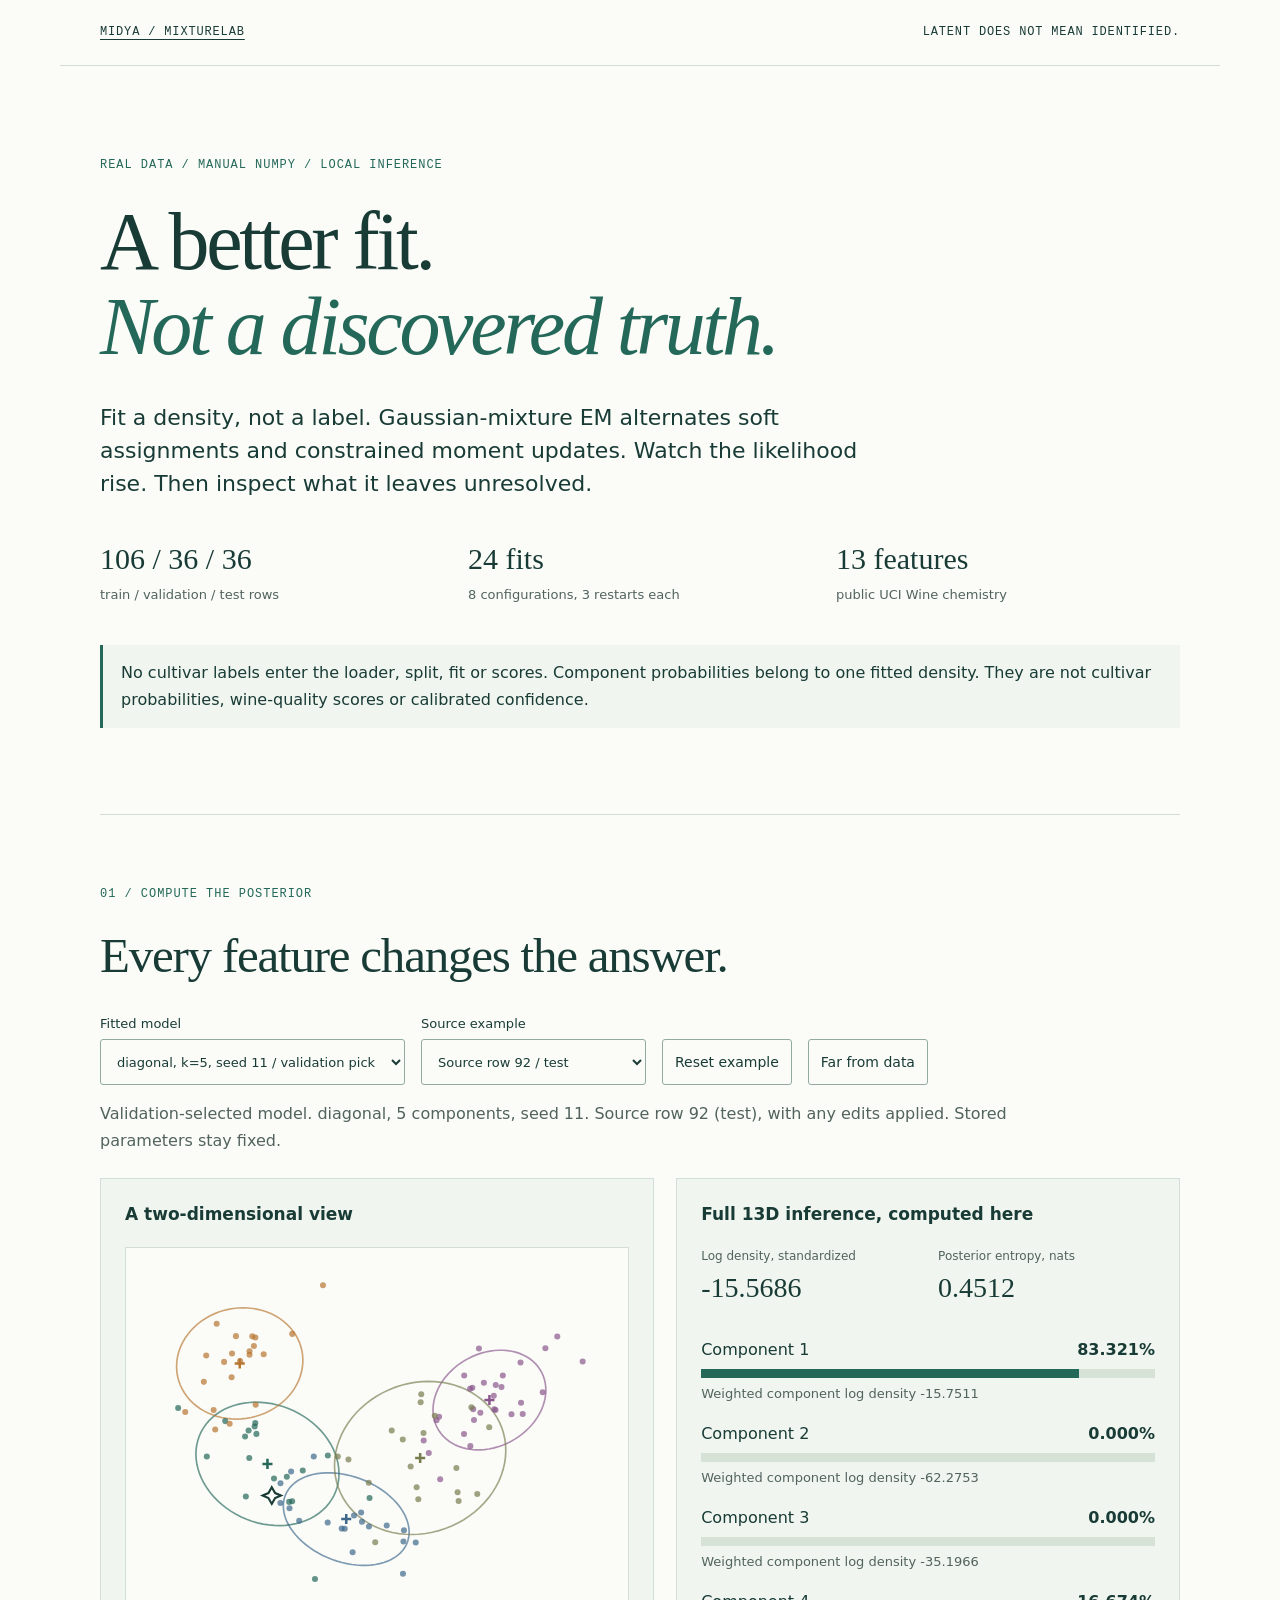
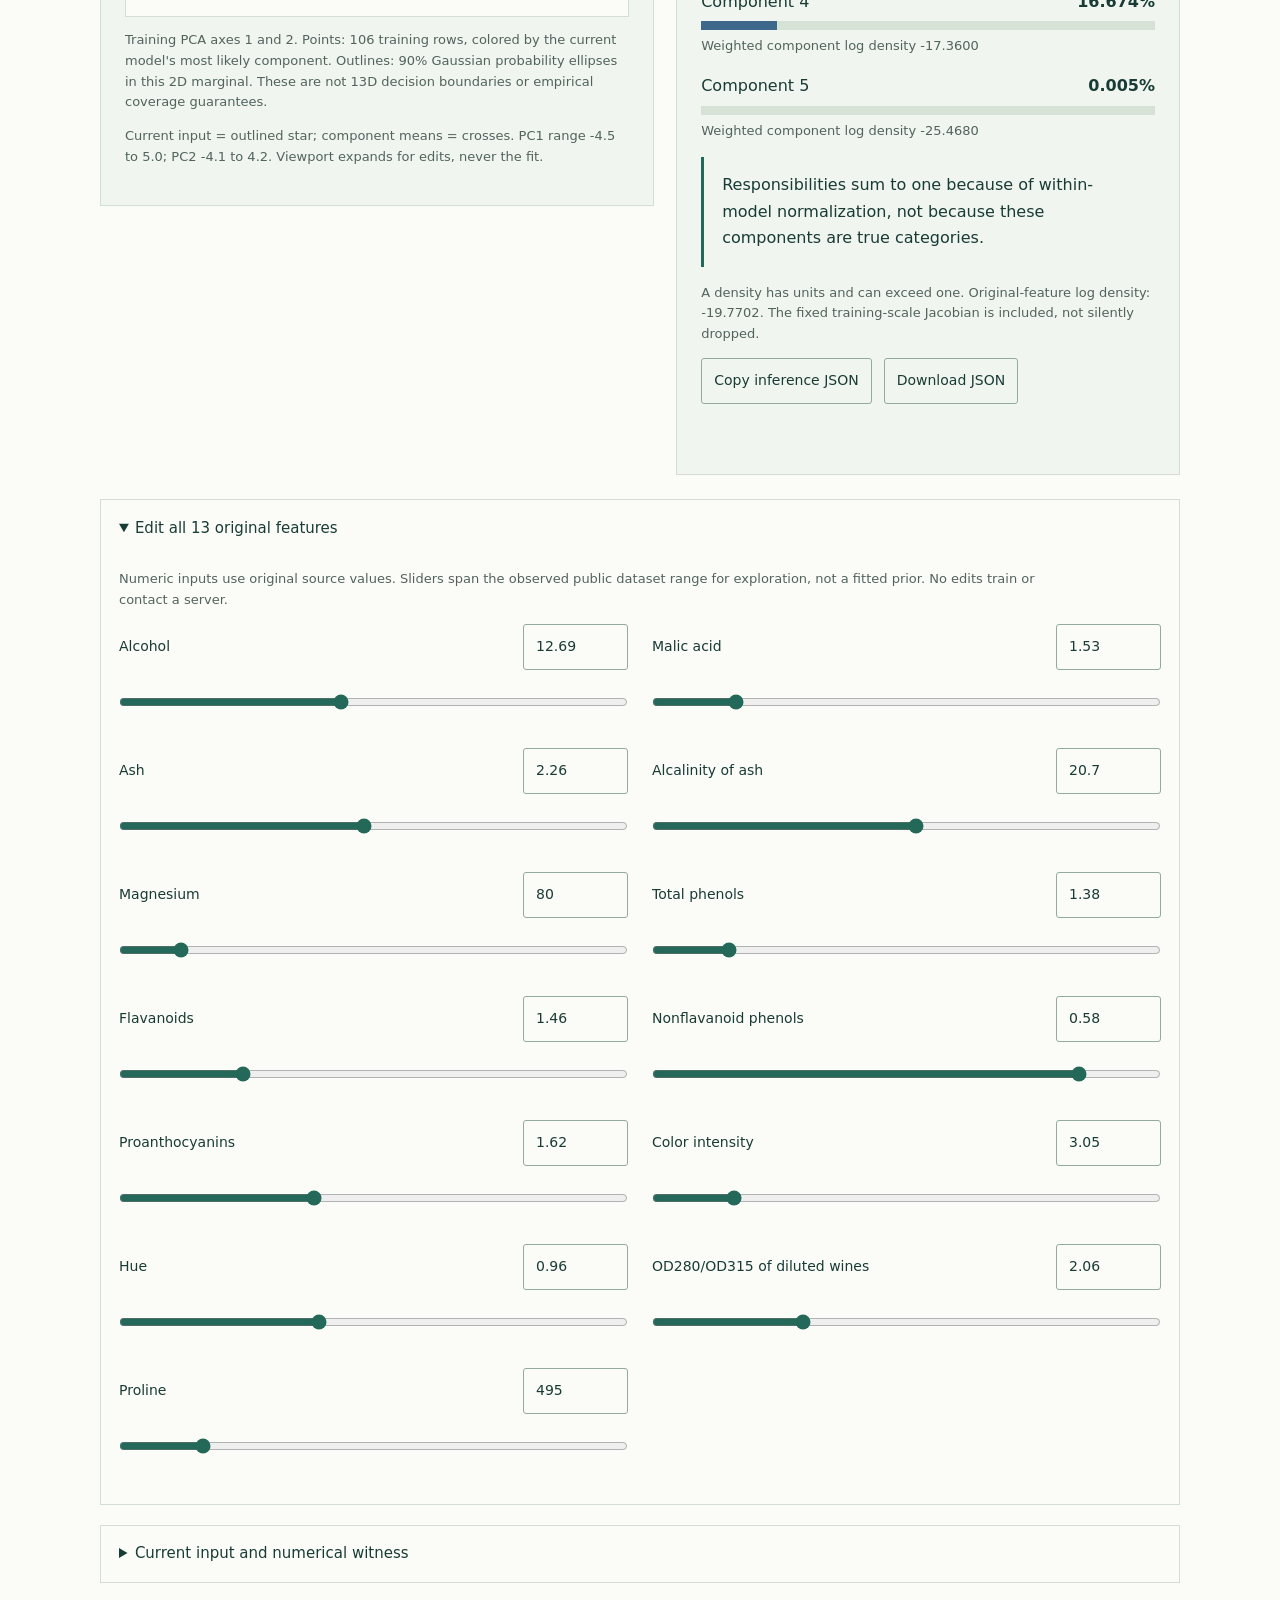
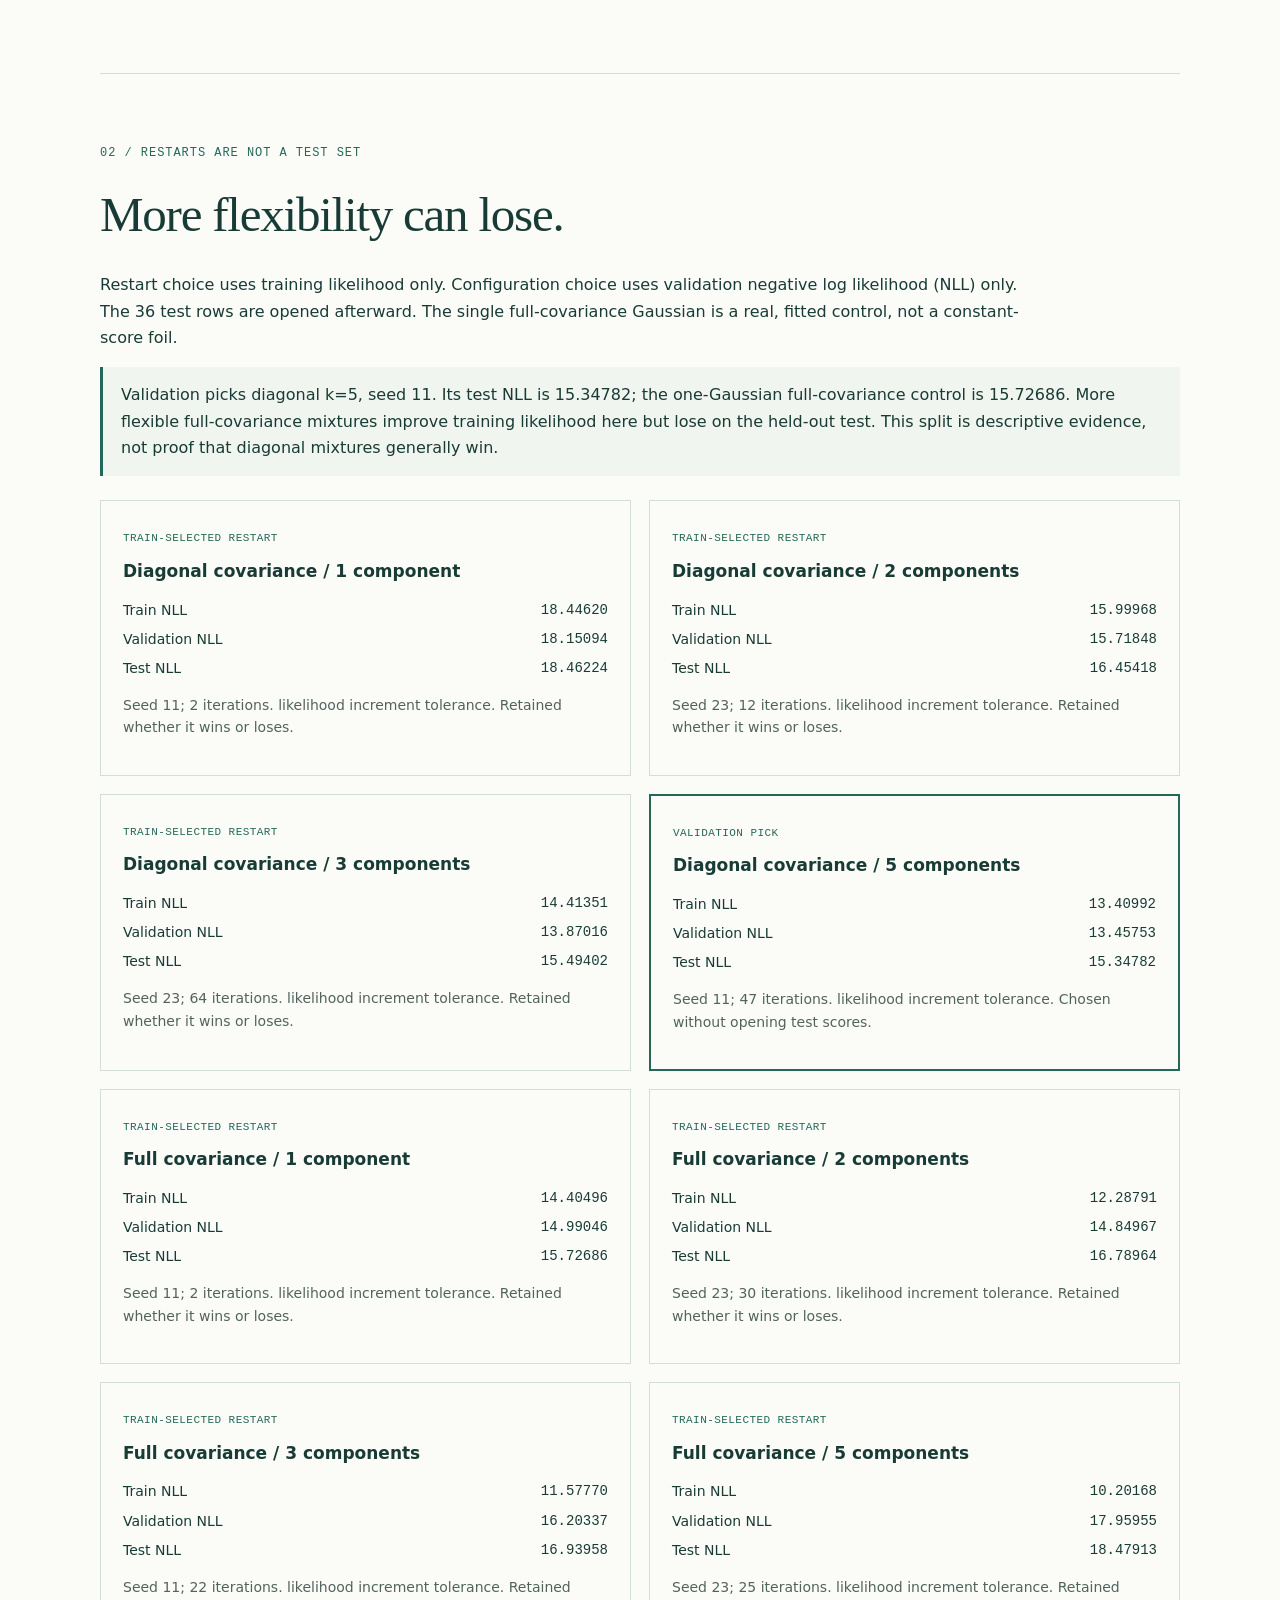
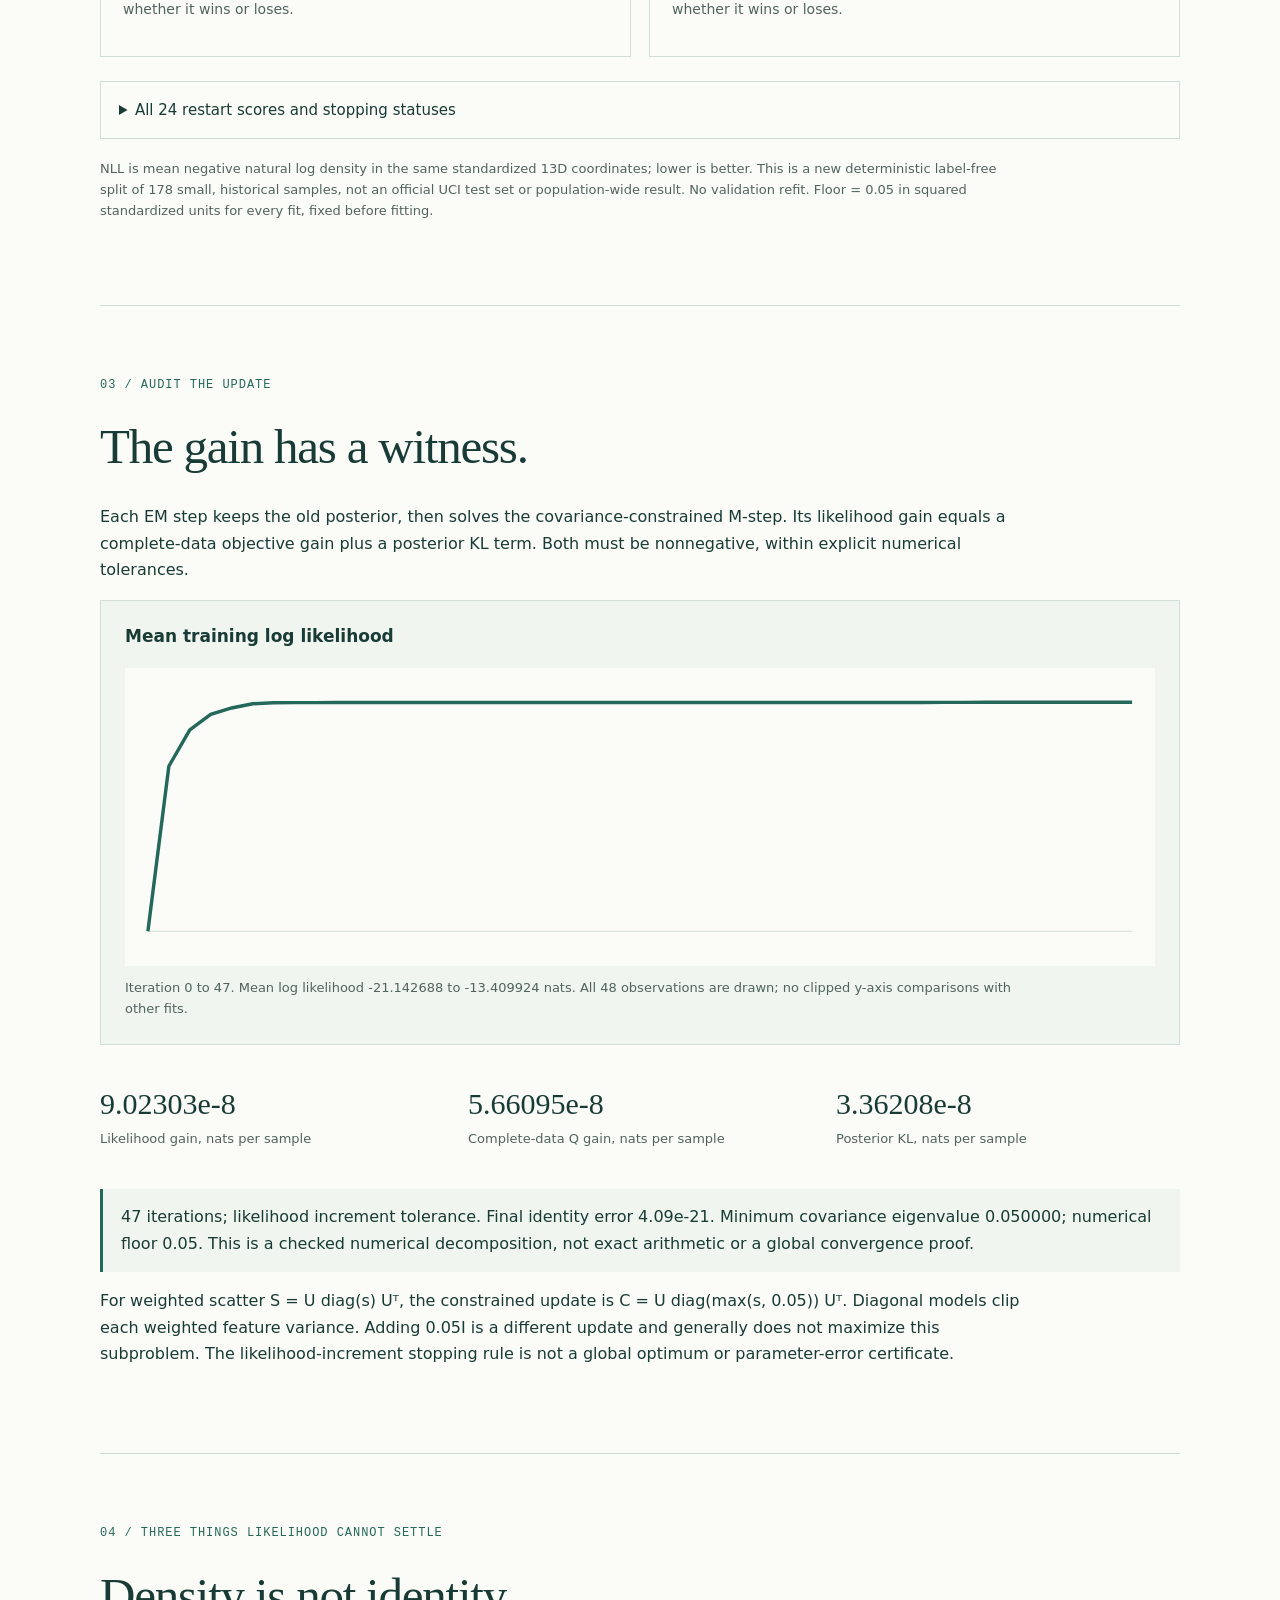
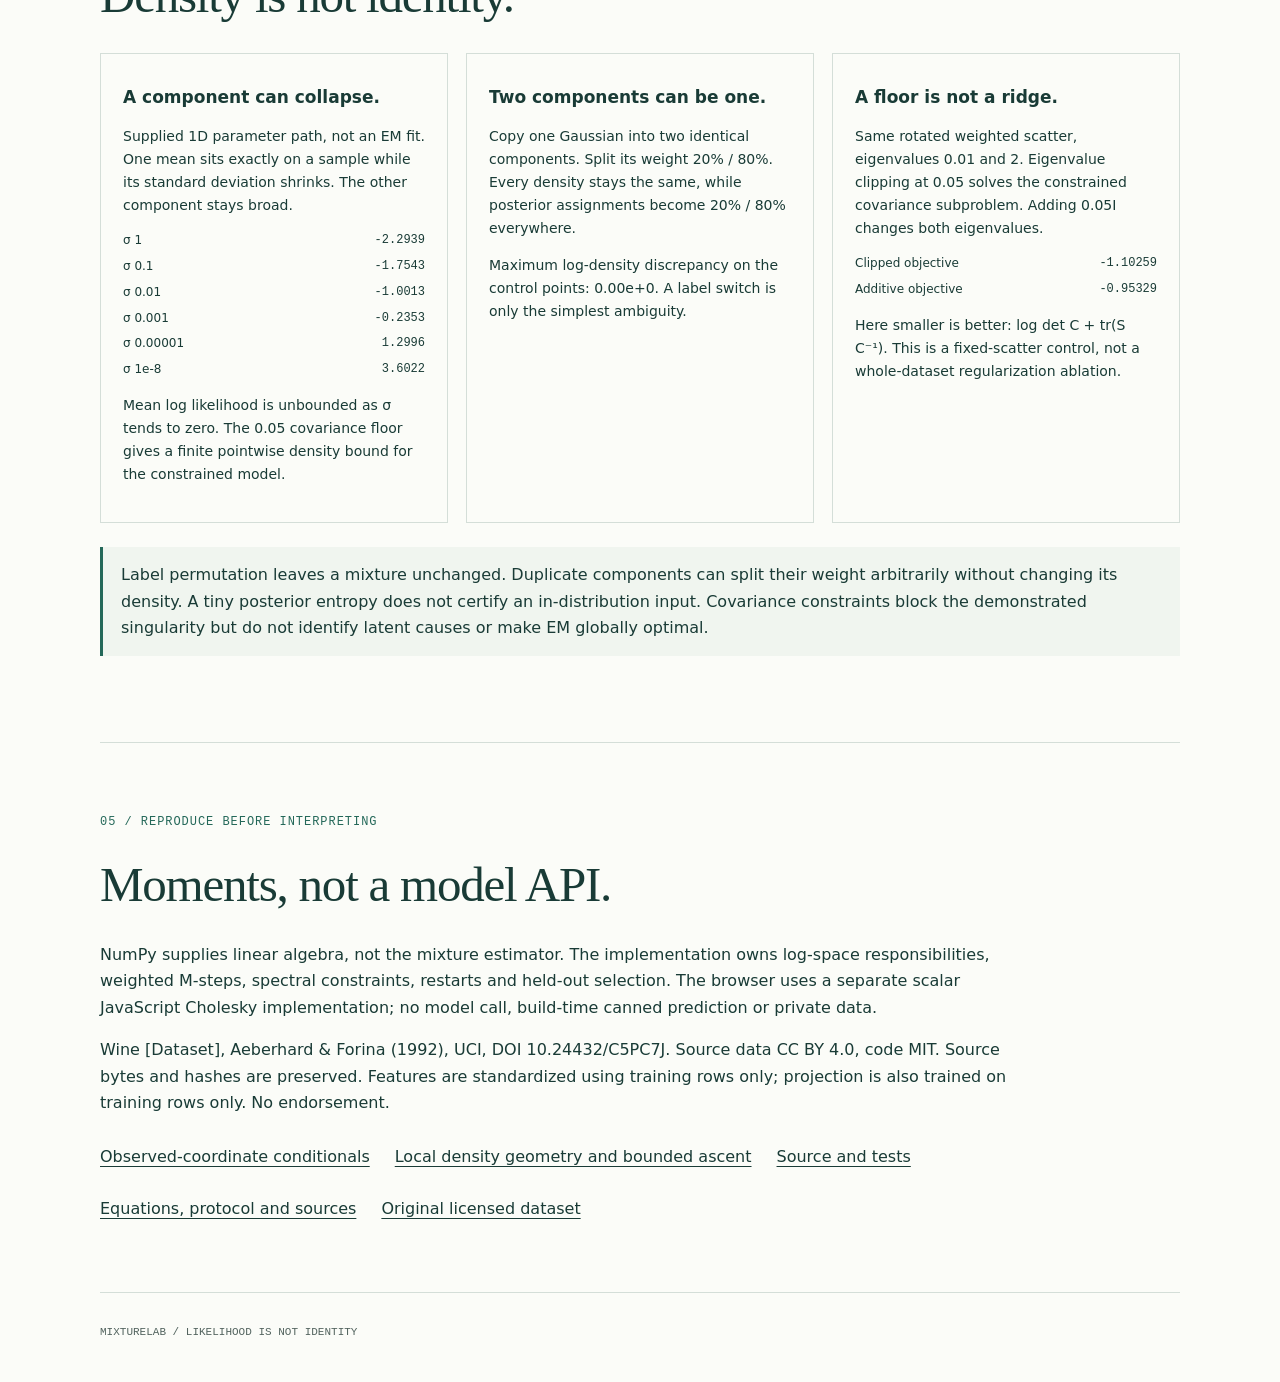
<file: docs/index.html>
<!doctype html>
<html lang="en"><head><meta charset="utf-8"><meta name="viewport" content="width=device-width,initial-scale=1"><title>MixtureLab - likelihood is not identity</title><meta name="description" content="Manual Gaussian mixture EM, real held-out density scores, covariance constraints and editable component responsibilities. No model API."><meta property="og:title" content="MixtureLab - likelihood is not identity"><meta property="og:description" content="Edit 13 chemical features. Recompute the mixture. Inspect what a rising objective cannot prove."><meta name="theme-color" content="#173d38"><link rel="stylesheet" href="style.css"><script defer src="data.js"></script><script defer src="inference.js"></script><script defer src="app.js"></script></head>
<body><header><a href="https://github.com/midya8/mixturelab">MIDYA / MIXTURELAB</a><span>LATENT DOES NOT MEAN IDENTIFIED.</span></header>
<main><section class="hero"><p class="eyebrow">REAL DATA / MANUAL NUMPY / LOCAL INFERENCE</p><h1>A better fit.<br><em>Not a discovered truth.</em></h1><p class="lede">Fit a density, not a label. Gaussian-mixture EM alternates soft assignments and constrained moment updates. Watch the likelihood rise. Then inspect what it leaves unresolved.</p><div class="facts"><div><strong>106 / 36 / 36</strong><span>train / validation / test rows</span></div><div><strong>24 fits</strong><span>8 configurations, 3 restarts each</span></div><div><strong>13 features</strong><span>public UCI Wine chemistry</span></div></div><p class="callout">No cultivar labels enter the loader, split, fit or scores. Component probabilities belong to one fitted density. They are not cultivar probabilities, wine-quality scores or calibrated confidence.</p></section>
<section id="inspector"><p class="eyebrow">01 / COMPUTE THE POSTERIOR</p><h2>Every feature changes the answer.</h2><div class="toolbar"><label>Fitted model<select id="model"></select></label><label>Source example<select id="example"></select></label><button id="reset">Reset example</button><button id="far">Far from data</button></div><p id="model-note" class="muted"></p><div class="workspace"><div class="panel"><h3>A two-dimensional view</h3><svg id="scatter" viewBox="0 0 600 440" role="img" aria-label="Training-only PCA projection of training points and fitted mixture components"></svg><p class="caption">Training PCA axes 1 and 2. Points: 106 training rows, colored by the current model's most likely component. Outlines: 90% Gaussian probability ellipses in this 2D marginal. These are not 13D decision boundaries or empirical coverage guarantees.</p><p id="plot-range" class="caption"></p></div><div class="panel"><h3>Full 13D inference, computed here</h3><div class="metrics"><div><span>Log density, standardized</span><strong id="density"></strong></div><div><span>Posterior entropy, nats</span><strong id="entropy"></strong></div></div><div id="responsibilities"></div><p id="density-warning" class="callout"></p><p class="caption">A density has units and can exceed one. Original-feature log density: <span id="raw-density"></span>. The fixed training-scale Jacobian is included, not silently dropped.</p><div class="button-row"><button id="copy">Copy inference JSON</button><button id="download">Download JSON</button></div><p id="copy-status" role="status" aria-live="polite"></p></div></div><details id="editor" open><summary>Edit all 13 original features</summary><p class="caption">Numeric inputs use original source values. Sliders span the observed public dataset range for exploration, not a fitted prior. No edits train or contact a server.</p><div id="features"></div><p id="error" role="alert"></p></details><details><summary>Current input and numerical witness</summary><pre id="witness"></pre></details></section>
<section id="holdout"><p class="eyebrow">02 / RESTARTS ARE NOT A TEST SET</p><h2>More flexibility can lose.</h2><p>Restart choice uses training likelihood only. Configuration choice uses validation negative log likelihood (NLL) only. The 36 test rows are opened afterward. The single full-covariance Gaussian is a real, fitted control, not a constant-score foil.</p><p id="result" class="callout"></p><div id="comparison" class="cards"></div><details><summary>All 24 restart scores and stopping statuses</summary><p class="caption">Three restarts per configuration, with no hidden discarded failures or test-driven seed choice. Full report includes every initial/final model and the complete iteration history.</p><div class="table-scroll"><table><thead><tr><th>Family / k / seed</th><th>Train NLL</th><th>Validation NLL</th><th>Test NLL</th><th>Iterations / status</th></tr></thead><tbody id="restarts"></tbody></table></div></details><p class="caption">NLL is mean negative natural log density in the same standardized 13D coordinates; lower is better. This is a new deterministic label-free split of 178 small, historical samples, not an official UCI test set or population-wide result. No validation refit. Floor = 0.05 in squared standardized units for every fit, fixed before fitting.</p></section>
<section><p class="eyebrow">03 / AUDIT THE UPDATE</p><h2>The gain has a witness.</h2><p>Each EM step keeps the old posterior, then solves the covariance-constrained M-step. Its likelihood gain equals a complete-data objective gain plus a posterior KL term. Both must be nonnegative, within explicit numerical tolerances.</p><div class="panel"><h3>Mean training log likelihood</h3><svg id="history" viewBox="0 0 900 260" role="img" aria-label="Complete current-fit mean log likelihood trajectory"></svg><p id="history-range" class="caption"></p></div><div class="facts" id="update-facts"></div><p id="update-note" class="callout"></p><p>For weighted scatter S = U diag(s) Uᵀ, the constrained update is C = U diag(max(s, 0.05)) Uᵀ. Diagonal models clip each weighted feature variance. Adding 0.05I is a different update and generally does not maximize this subproblem. The likelihood-increment stopping rule is not a global optimum or parameter-error certificate.</p></section>
<section><p class="eyebrow">04 / THREE THINGS LIKELIHOOD CANNOT SETTLE</p><h2>Density is not identity.</h2><div class="cards" id="controls"></div><p class="callout">Label permutation leaves a mixture unchanged. Duplicate components can split their weight arbitrarily without changing its density. A tiny posterior entropy does not certify an in-distribution input. Covariance constraints block the demonstrated singularity but do not identify latent causes or make EM globally optimal.</p></section>
<section class="closing"><p class="eyebrow">05 / REPRODUCE BEFORE INTERPRETING</p><h2>Moments, not a model API.</h2><p>NumPy supplies linear algebra, not the mixture estimator. The implementation owns log-space responsibilities, weighted M-steps, spectral constraints, restarts and held-out selection. The browser uses a separate scalar JavaScript Cholesky implementation; no model call, build-time canned prediction or private data.</p><p>Wine [Dataset], Aeberhard &amp; Forina (1992), UCI, DOI 10.24432/C5PC7J. Source data CC BY 4.0, code MIT. Source bytes and hashes are preserved. Features are standardized using training rows only; projection is also trained on training rows only. No endorsement.</p><nav><a href="conditional.html">Observed-coordinate conditionals</a><a href="geometry.html">Local density geometry and bounded ascent</a><a href="https://github.com/midya8/mixturelab">Source and tests</a><a href="https://github.com/midya8/mixturelab/blob/main/METHOD.md">Equations, protocol and sources</a><a href="https://archive.ics.uci.edu/dataset/109/wine">Original licensed dataset</a></nav></section></main><footer>MIXTURELAB / LIKELIHOOD IS NOT IDENTITY</footer></body></html>
</file>
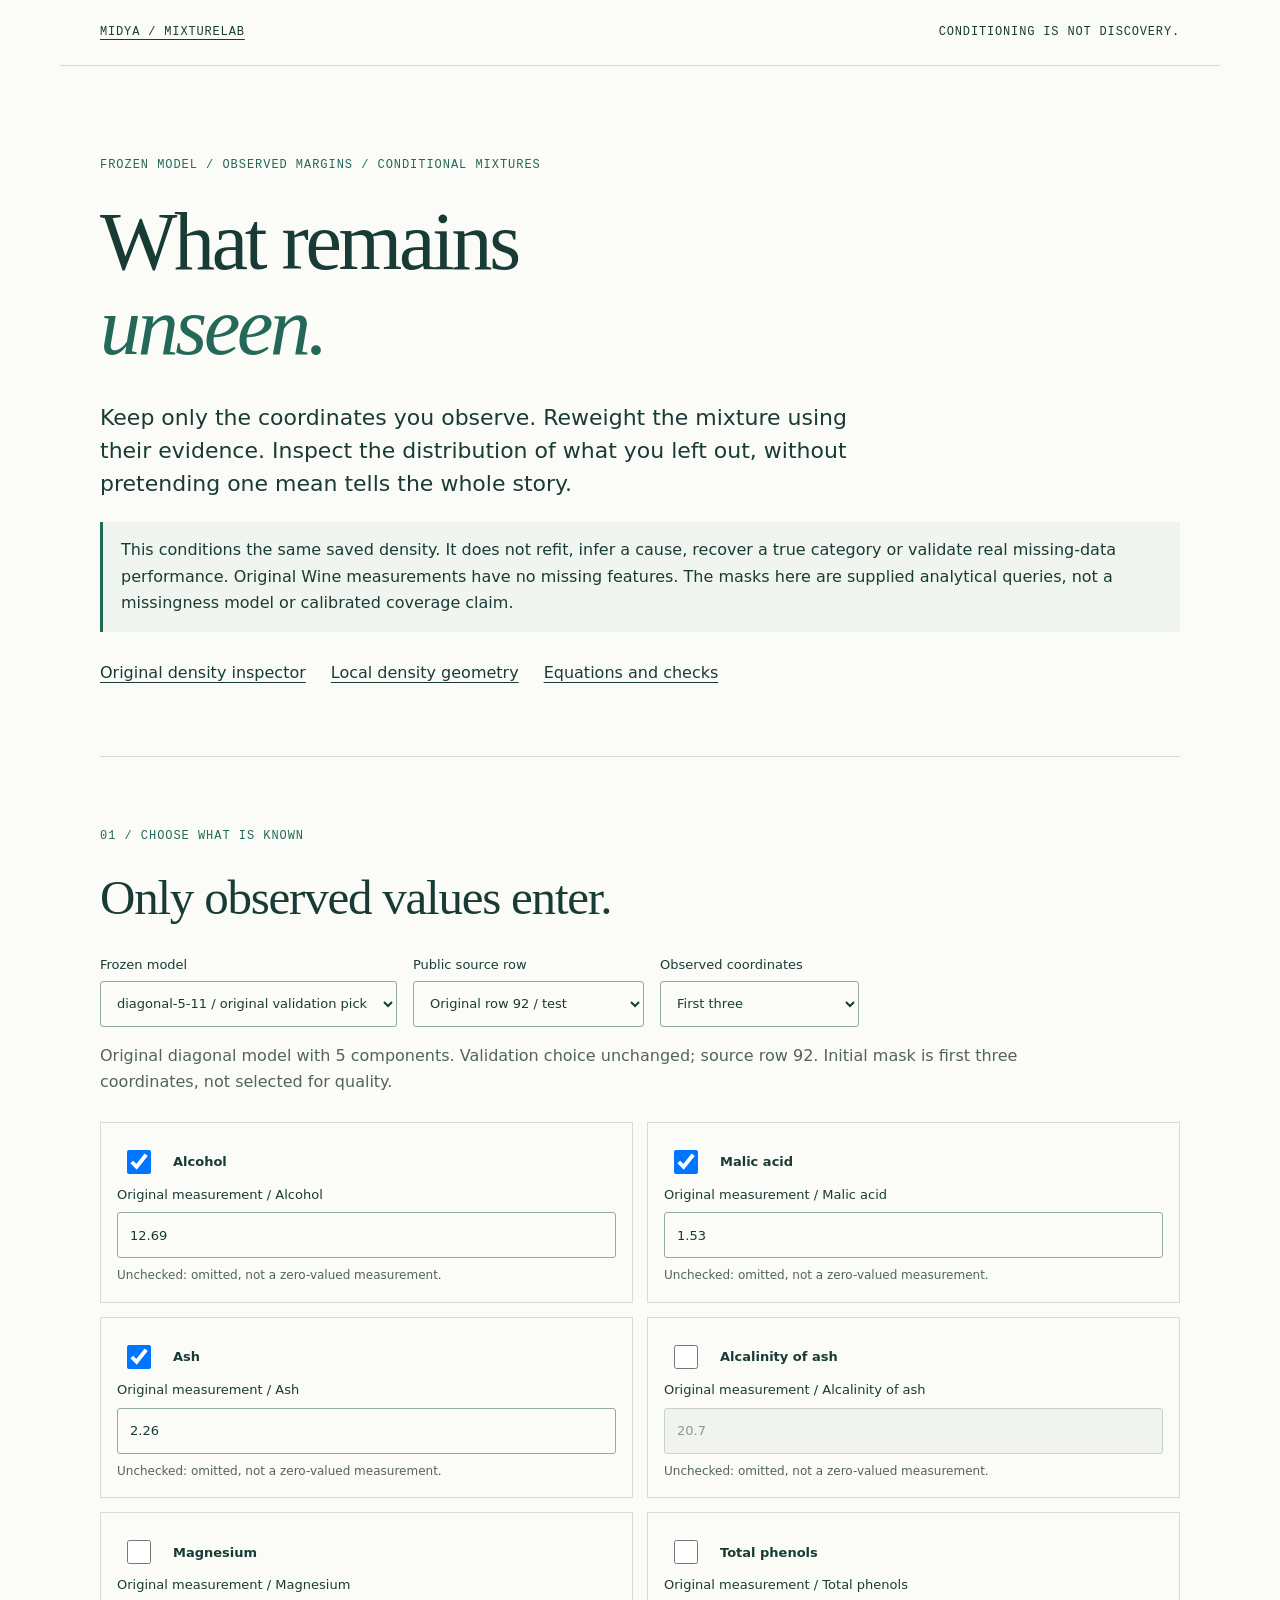
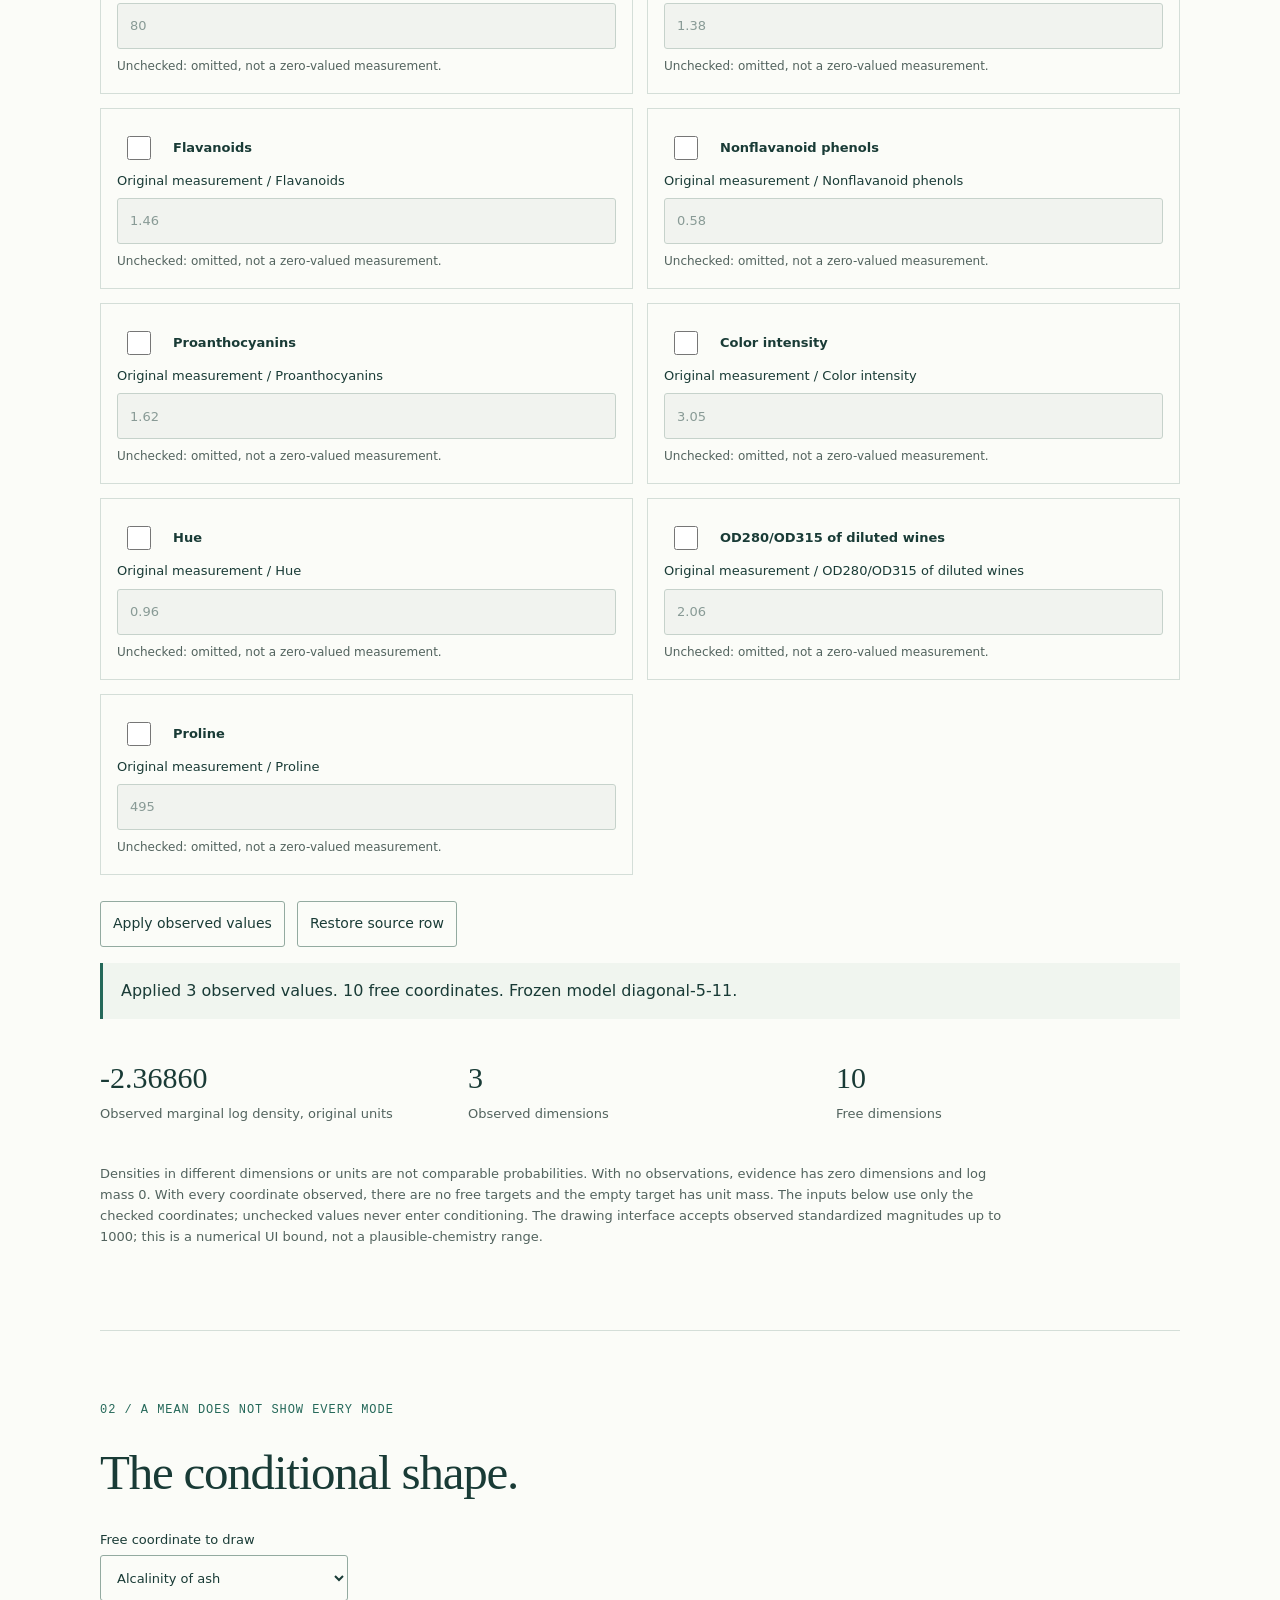
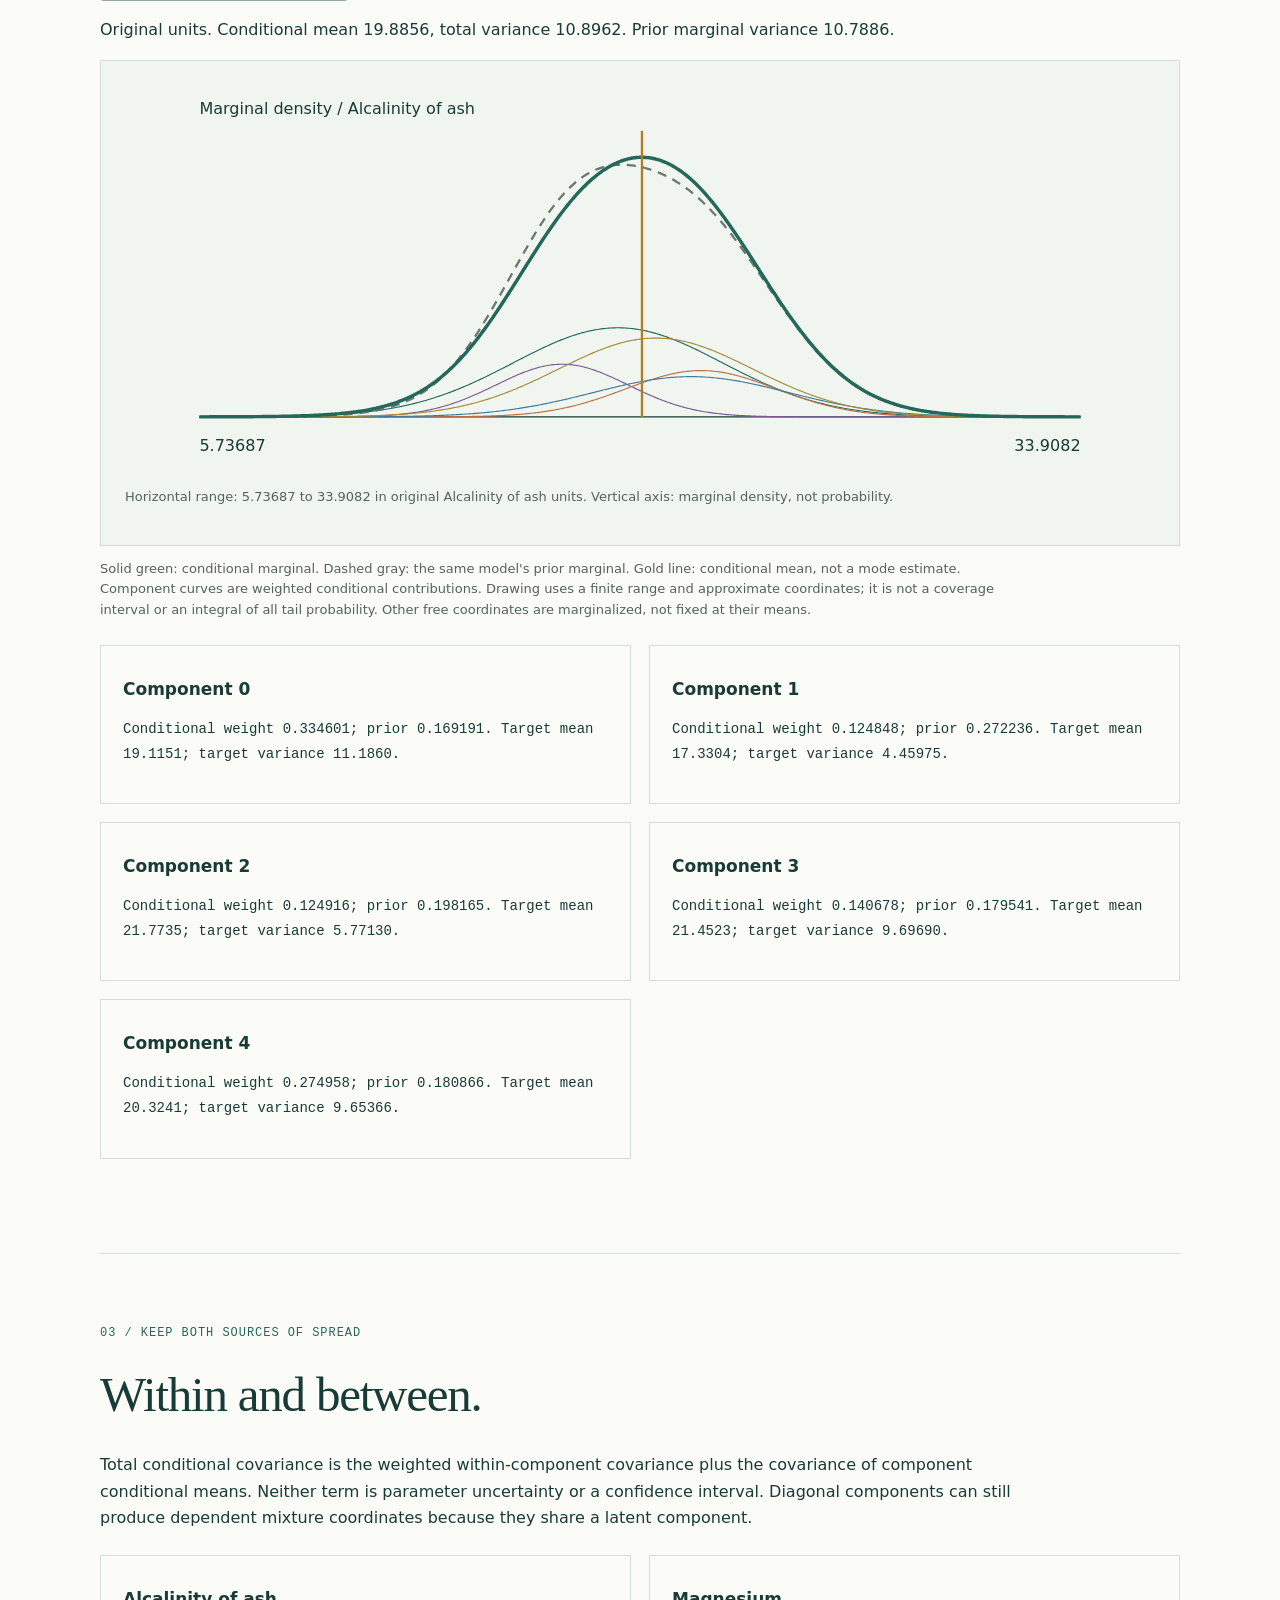
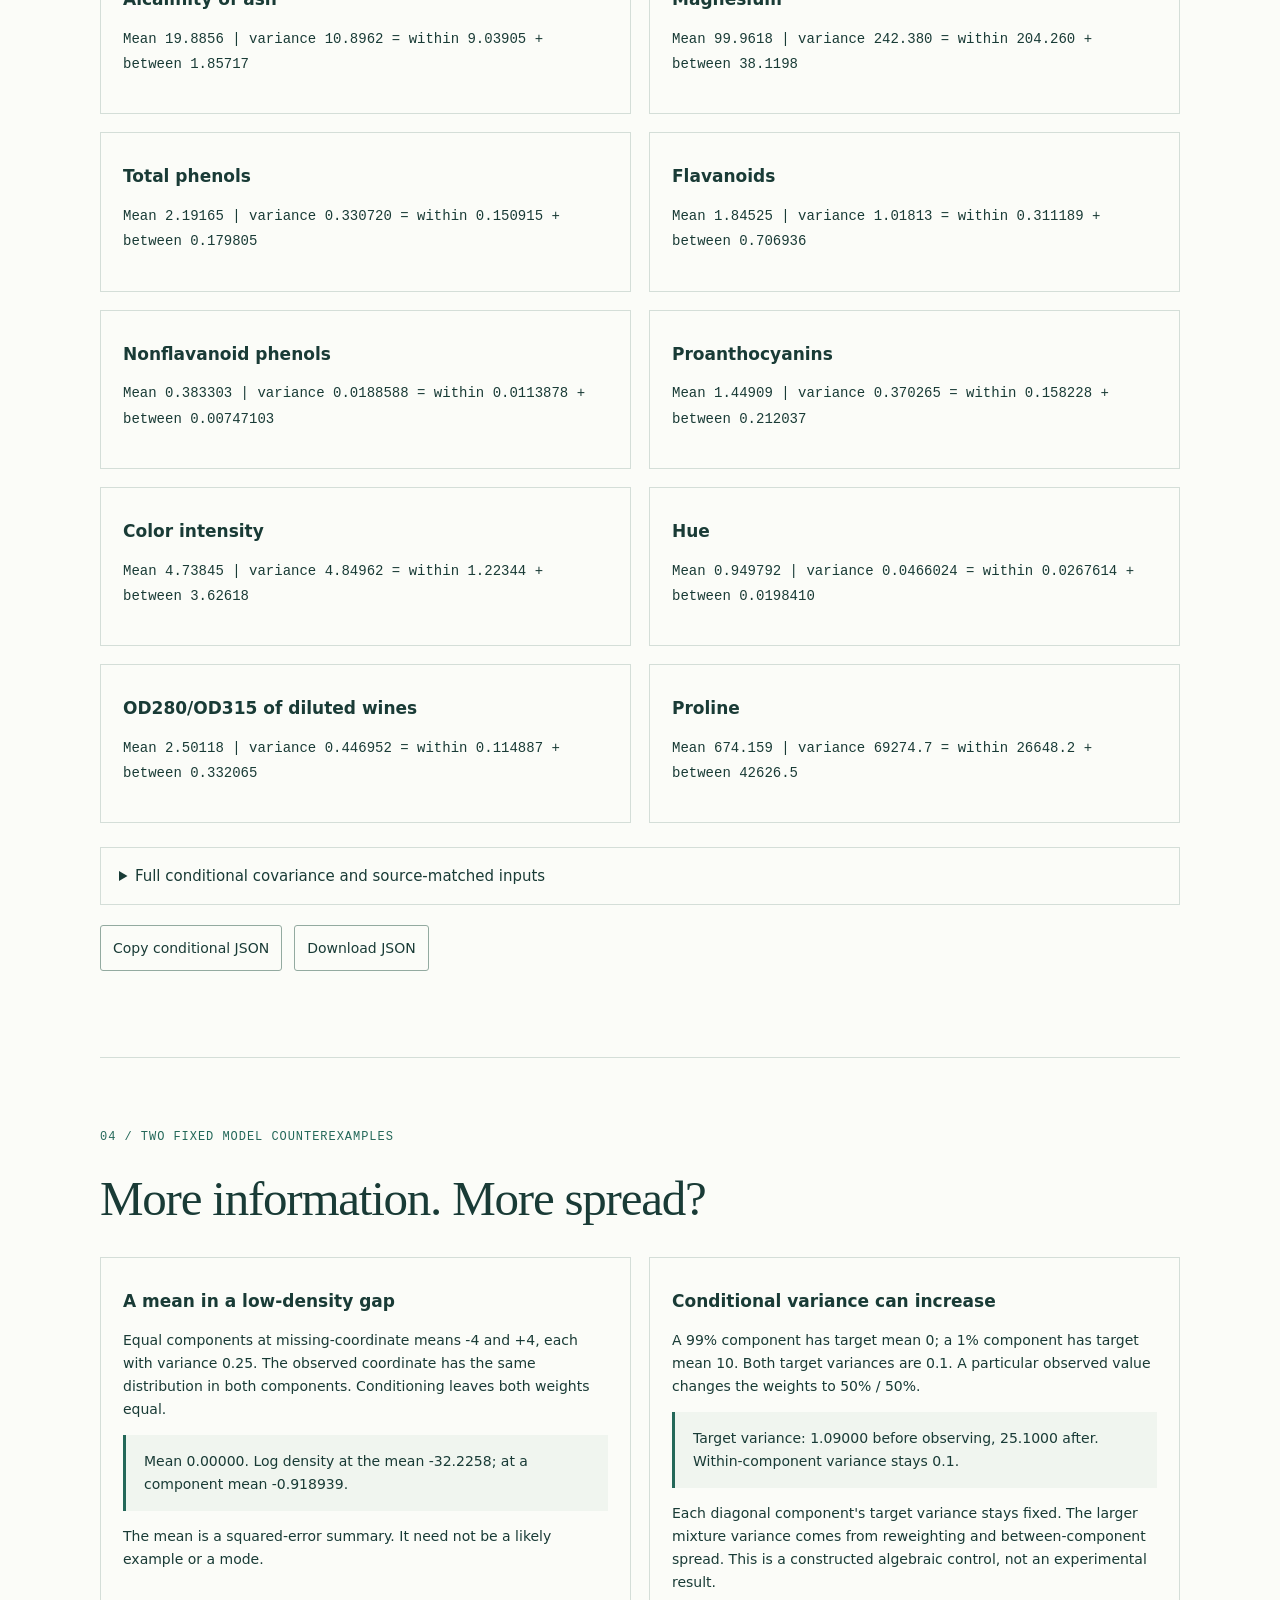
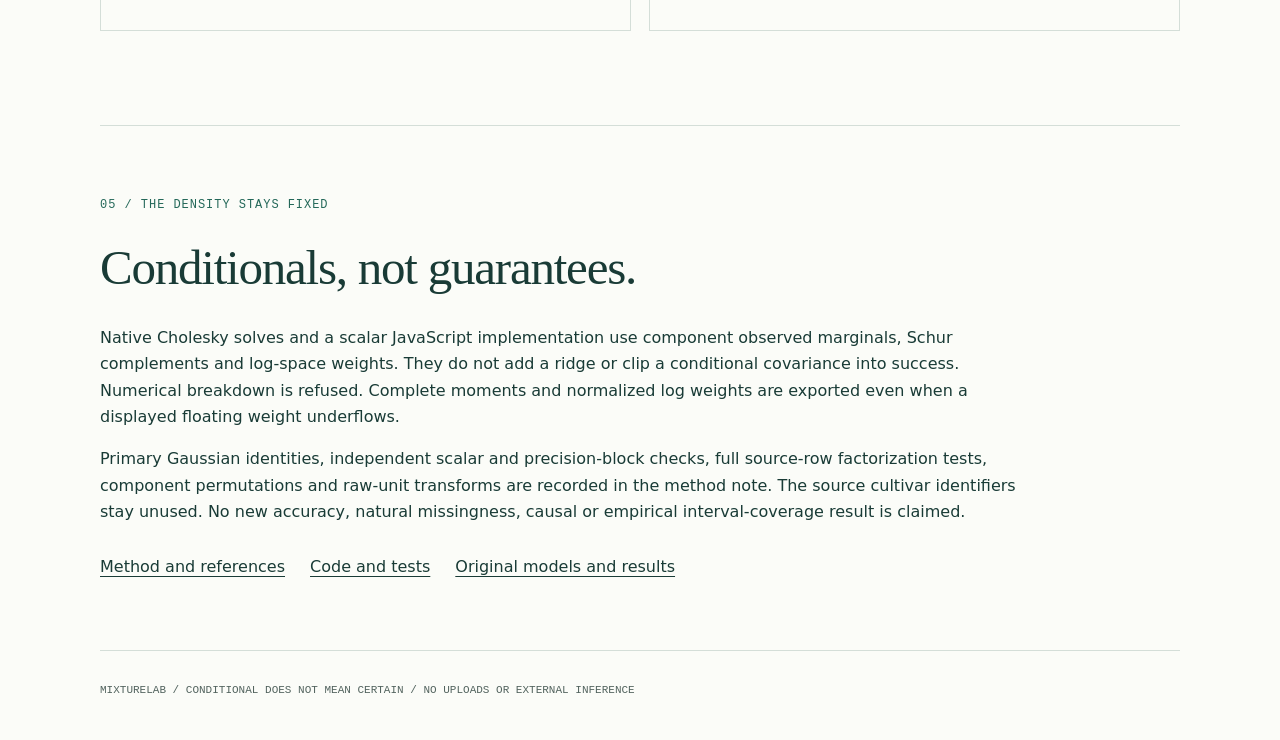
<file: docs/7-conditional.html>
<!doctype html>
<html lang="en"><head><meta charset="utf-8"><meta name="viewport" content="width=device-width,initial-scale=1"><title>MixtureLab - what remains unseen</title><meta name="description" content="Frozen Gaussian-mixture conditioning, complete covariance decomposition, and controls showing why a mean is not a mode or a guarantee."><link rel="stylesheet" href="style.css"><link rel="stylesheet" href="conditional.css"><script defer src="data.js"></script><script defer src="inference.js"></script><script defer src="conditional.js"></script><script defer src="conditional-data.js"></script><script defer src="conditional-app.js"></script></head>
<body><header><a href="index.html">MIDYA / MIXTURELAB</a><span>CONDITIONING IS NOT DISCOVERY.</span></header><main>
<section class="hero"><p class="eyebrow">FROZEN MODEL / OBSERVED MARGINS / CONDITIONAL MIXTURES</p><h1>What remains<br><em>unseen.</em></h1><p class="lede">Keep only the coordinates you observe. Reweight the mixture using their evidence. Inspect the distribution of what you left out, without pretending one mean tells the whole story.</p><p class="callout">This conditions the same saved density. It does not refit, infer a cause, recover a true category or validate real missing-data performance. Original Wine measurements have no missing features. The masks here are supplied analytical queries, not a missingness model or calibrated coverage claim.</p><nav><a href="index.html">Original density inspector</a><a href="geometry.html">Local density geometry</a><a href="https://github.com/midya8/mixturelab/blob/main/CONDITIONAL.md">Equations and checks</a></nav></section>
<section><p class="eyebrow">01 / CHOOSE WHAT IS KNOWN</p><h2>Only observed values enter.</h2><div class="toolbar"><label>Frozen model<select id="conditional-model"></select></label><label>Public source row<select id="conditional-row"></select></label><label>Observed coordinates<select id="conditional-preset"><option value="first">First three</option><option value="alternate">Alternating coordinates</option><option value="none">None observed</option><option value="all">All observed</option><option value="custom" disabled>Custom selection</option></select></label></div><p id="conditional-source" class="muted"></p><form id="conditional-form"><div id="conditional-features" class="conditional-features"></div><div class="button-row"><button type="submit">Apply observed values</button><button type="button" id="conditional-reset">Restore source row</button></div></form><p id="conditional-error" role="alert"></p><p id="conditional-status" class="callout" role="status"></p><div class="facts"><div><strong id="conditional-evidence"></strong><span>Observed marginal log density, original units</span></div><div><strong id="conditional-observed-count"></strong><span>Observed dimensions</span></div><div><strong id="conditional-free-count"></strong><span>Free dimensions</span></div></div><p class="caption">Densities in different dimensions or units are not comparable probabilities. With no observations, evidence has zero dimensions and log mass 0. With every coordinate observed, there are no free targets and the empty target has unit mass. The inputs below use only the checked coordinates; unchecked values never enter conditioning. The drawing interface accepts observed standardized magnitudes up to 1000; this is a numerical UI bound, not a plausible-chemistry range.</p></section>
<section><p class="eyebrow">02 / A MEAN DOES NOT SHOW EVERY MODE</p><h2>The conditional shape.</h2><label>Free coordinate to draw<select id="conditional-target"></select></label><p id="conditional-plot-note"></p><div class="panel"><svg id="conditional-plot" viewBox="0 0 900 340" role="img" aria-label="One-dimensional conditional mixture and unchanged prior marginal density"></svg><p id="conditional-range" class="caption"></p></div><p class="caption">Solid green: conditional marginal. Dashed gray: the same model's prior marginal. Gold line: conditional mean, not a mode estimate. Component curves are weighted conditional contributions. Drawing uses a finite range and approximate coordinates; it is not a coverage interval or an integral of all tail probability. Other free coordinates are marginalized, not fixed at their means.</p><div id="conditional-components" class="cards"></div></section>
<section><p class="eyebrow">03 / KEEP BOTH SOURCES OF SPREAD</p><h2>Within and between.</h2><p>Total conditional covariance is the weighted within-component covariance plus the covariance of component conditional means. Neither term is parameter uncertainty or a confidence interval. Diagonal components can still produce dependent mixture coordinates because they share a latent component.</p><div id="conditional-moments" class="cards"></div><details><summary>Full conditional covariance and source-matched inputs</summary><pre id="conditional-witness"></pre></details><div class="button-row"><button id="conditional-copy">Copy conditional JSON</button><button id="conditional-download">Download JSON</button></div><p id="conditional-copy-status" role="status"></p></section>
<section><p class="eyebrow">04 / TWO FIXED MODEL COUNTEREXAMPLES</p><h2>More information. More spread?</h2><div class="cards"><article class="card"><h3>A mean in a low-density gap</h3><p>Equal components at missing-coordinate means -4 and +4, each with variance 0.25. The observed coordinate has the same distribution in both components. Conditioning leaves both weights equal.</p><p id="conditional-gap" class="callout"></p><p>The mean is a squared-error summary. It need not be a likely example or a mode.</p></article><article class="card"><h3>Conditional variance can increase</h3><p>A 99% component has target mean 0; a 1% component has target mean 10. Both target variances are 0.1. A particular observed value changes the weights to 50% / 50%.</p><p id="conditional-increase" class="callout"></p><p>Each diagonal component's target variance stays fixed. The larger mixture variance comes from reweighting and between-component spread. This is a constructed algebraic control, not an experimental result.</p></article></div></section>
<section class="closing"><p class="eyebrow">05 / THE DENSITY STAYS FIXED</p><h2>Conditionals, not guarantees.</h2><p>Native Cholesky solves and a scalar JavaScript implementation use component observed marginals, Schur complements and log-space weights. They do not add a ridge or clip a conditional covariance into success. Numerical breakdown is refused. Complete moments and normalized log weights are exported even when a displayed floating weight underflows.</p><p>Primary Gaussian identities, independent scalar and precision-block checks, full source-row factorization tests, component permutations and raw-unit transforms are recorded in the method note. The source cultivar identifiers stay unused. No new accuracy, natural missingness, causal or empirical interval-coverage result is claimed.</p><nav><a href="https://github.com/midya8/mixturelab/blob/main/CONDITIONAL.md">Method and references</a><a href="https://github.com/midya8/mixturelab">Code and tests</a><a href="index.html">Original models and results</a></nav></section>
</main><footer>MIXTURELAB / CONDITIONAL DOES NOT MEAN CERTAIN / NO UPLOADS OR EXTERNAL INFERENCE</footer></body></html>
</file>
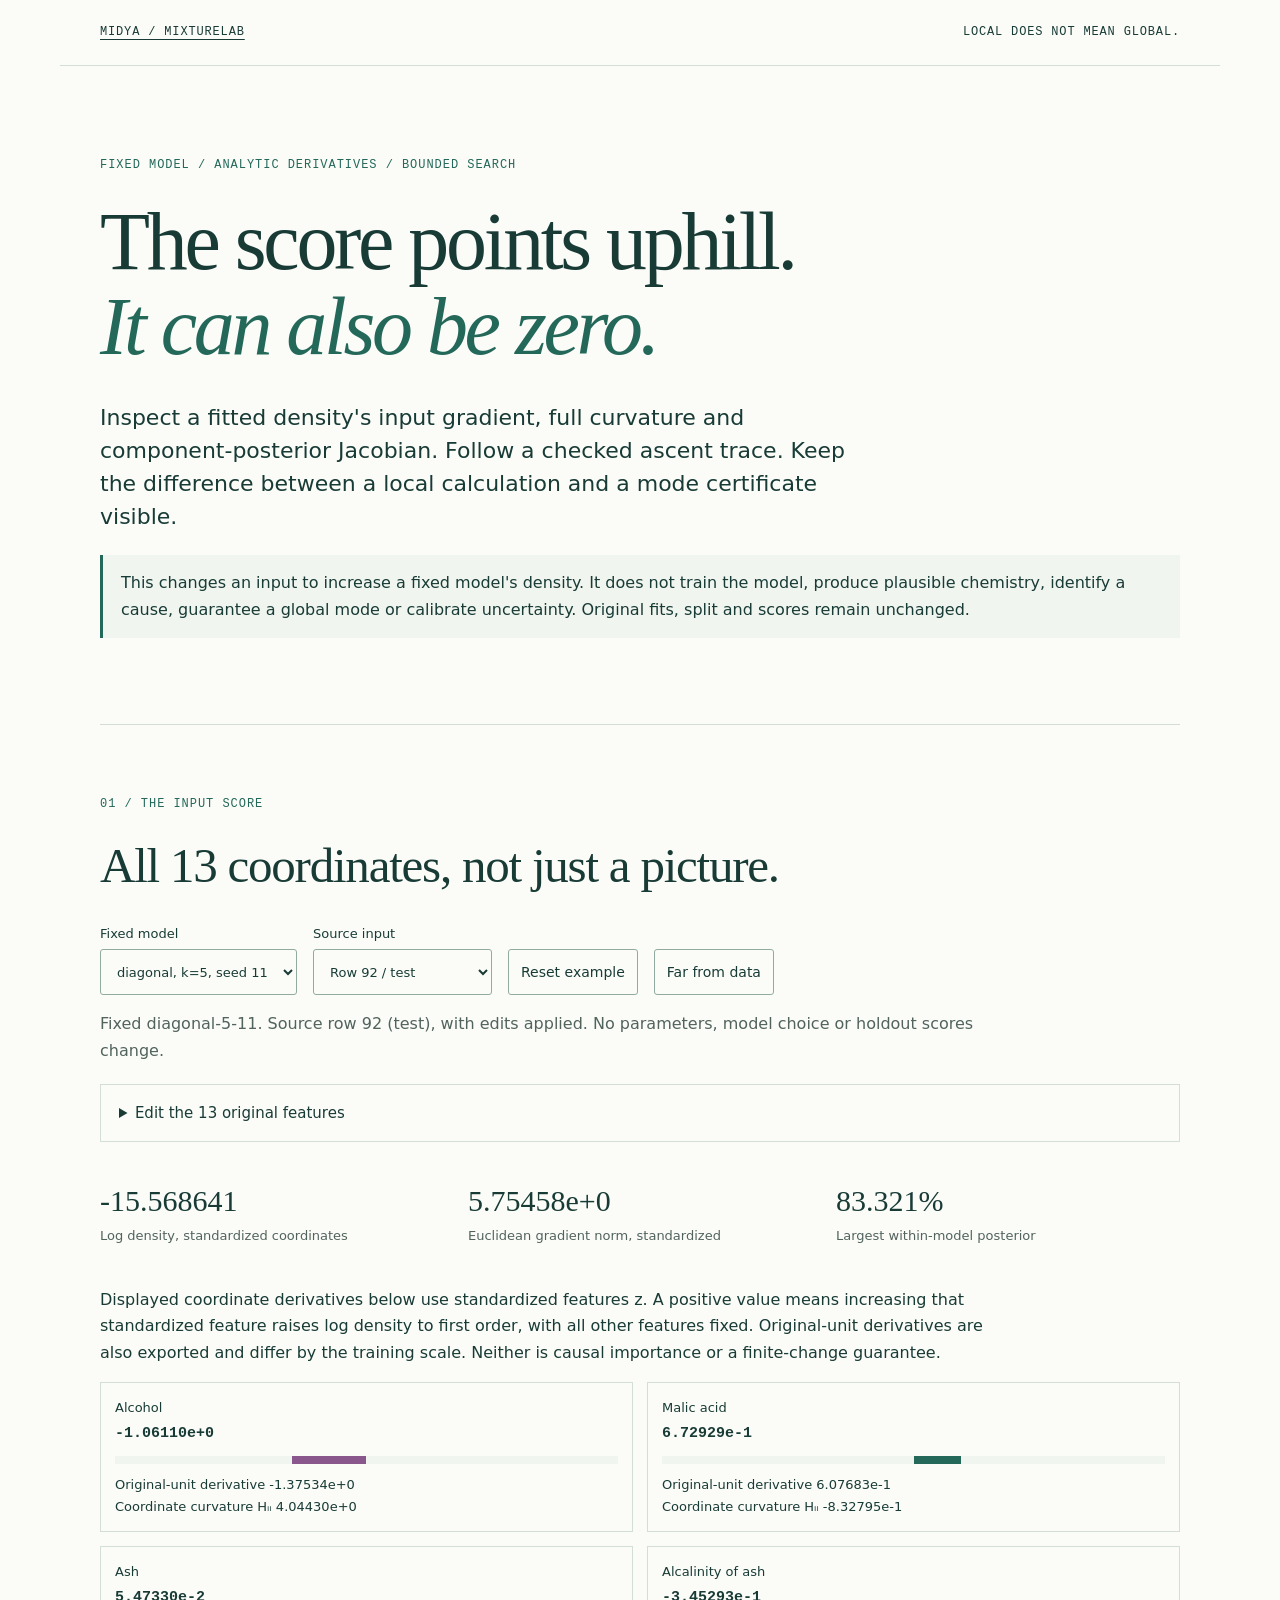
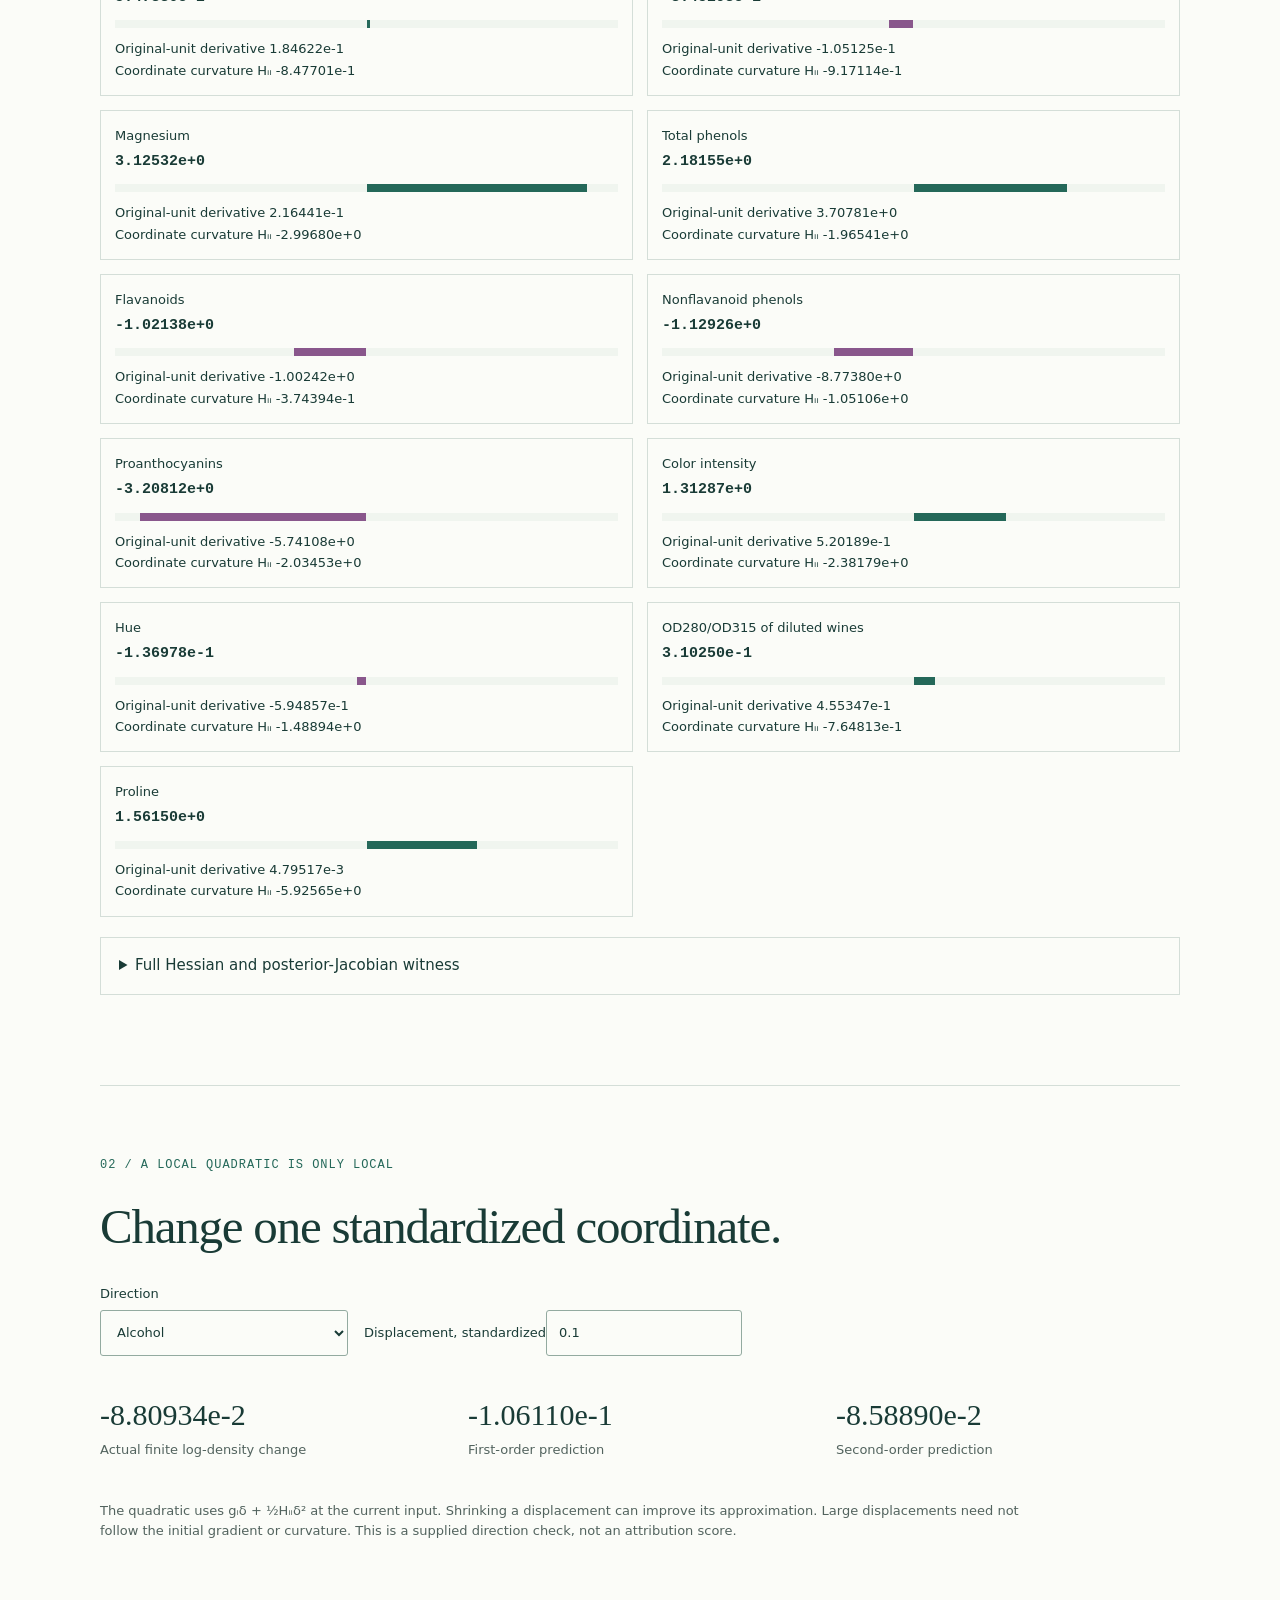
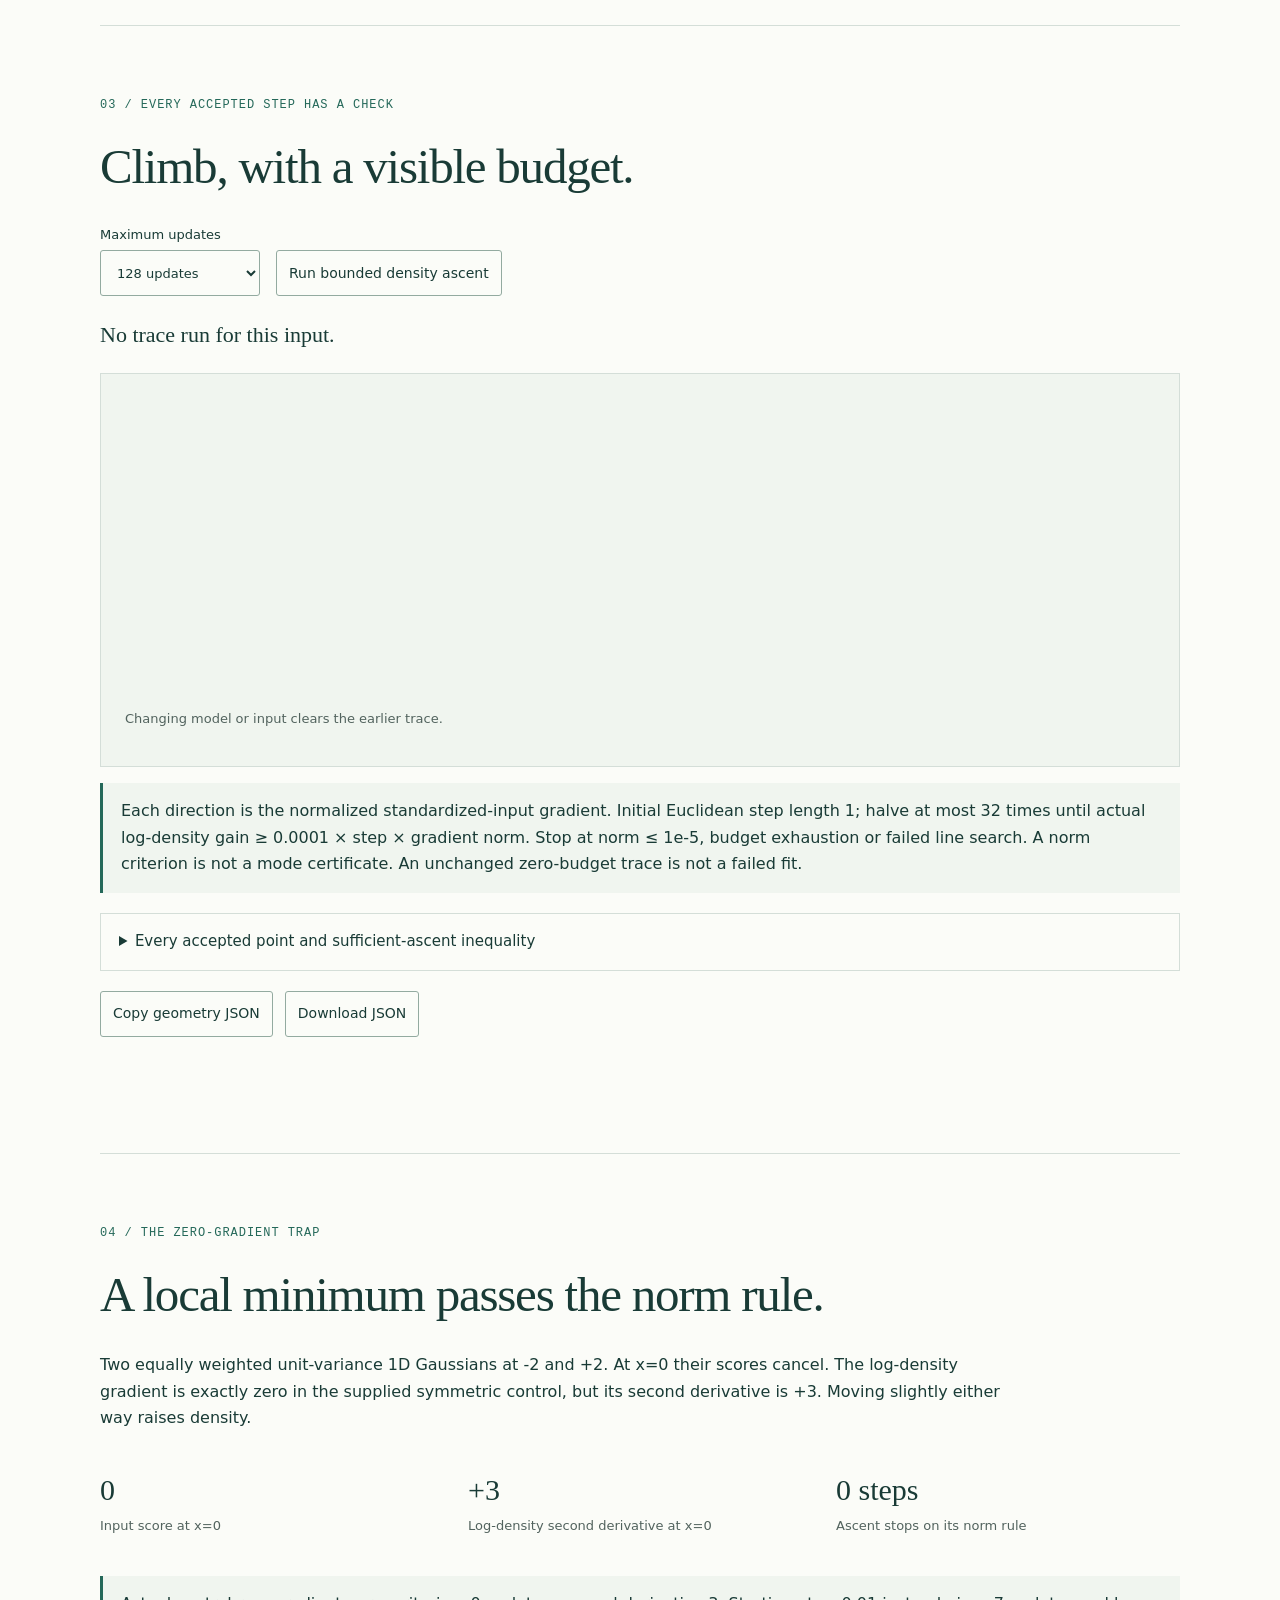
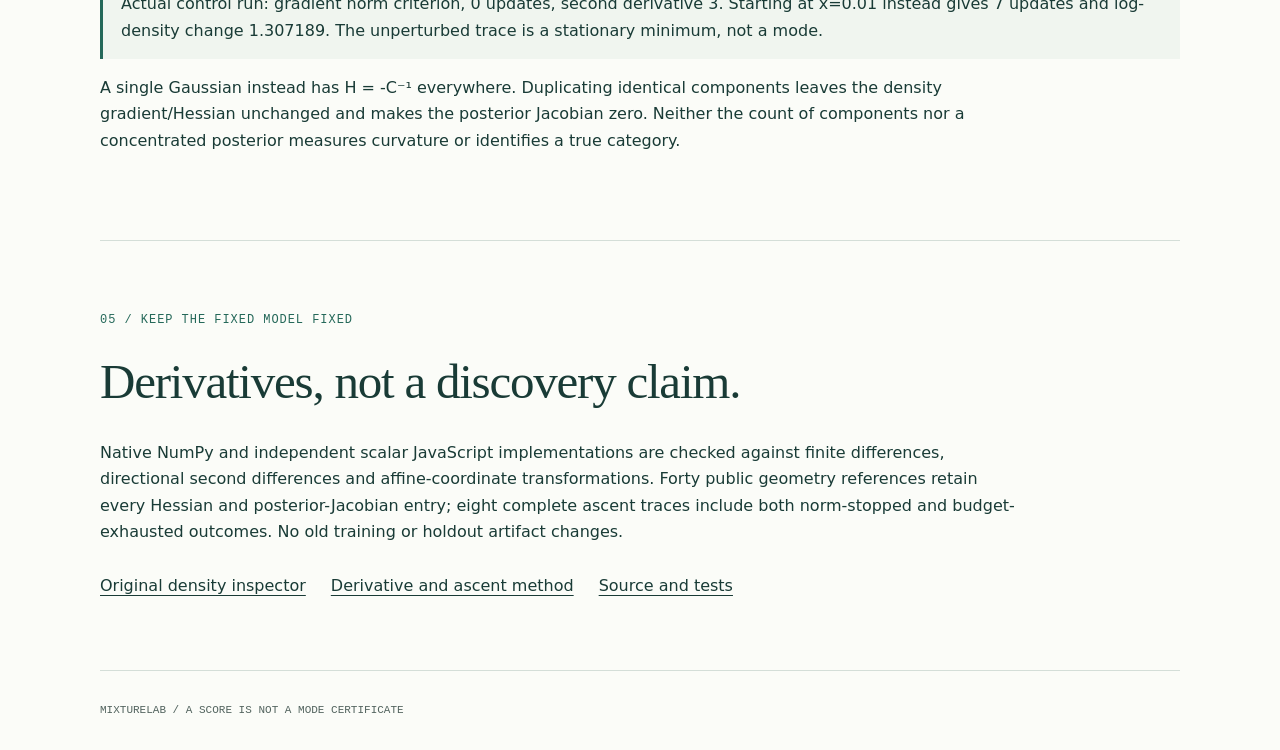
<file: docs/7-geometry.html>
<!doctype html><html lang="en"><head><meta charset="utf-8"><meta name="viewport" content="width=device-width,initial-scale=1"><title>MixtureLab - local density geometry</title><meta name="description" content="Analytic input gradients, curvature and finite-budget density ascent for fixed Gaussian mixtures. A zero gradient is not a mode certificate."><link rel="stylesheet" href="style.css"><style>.derivative-list{display:grid;grid-template-columns:repeat(2,minmax(0,1fr));gap:14px}.derivative{border:1px solid var(--rule);padding:14px;min-width:0}.derivative strong{font-family:ui-monospace,monospace;font-size:15px}.derivative span{display:block;font-size:13px}.derivative .sign{height:8px;margin:10px 0;background:var(--panel);position:relative}.derivative .sign i{position:absolute;display:block;height:8px}.trace-state{font:22px/1.5 Georgia,serif}.quadratic{display:flex;gap:18px;flex-wrap:wrap}@media(max-width:760px){.derivative-list{grid-template-columns:1fr}}</style><script defer src="data.js"></script><script defer src="inference.js"></script><script defer src="geometry.js"></script><script defer src="geometry-data.js"></script><script defer src="geometry-app.js"></script></head><body><header><a href="index.html">MIDYA / MIXTURELAB</a><span>LOCAL DOES NOT MEAN GLOBAL.</span></header><main><section class="hero"><p class="eyebrow">FIXED MODEL / ANALYTIC DERIVATIVES / BOUNDED SEARCH</p><h1>The score points uphill.<br><em>It can also be zero.</em></h1><p class="lede">Inspect a fitted density's input gradient, full curvature and component-posterior Jacobian. Follow a checked ascent trace. Keep the difference between a local calculation and a mode certificate visible.</p><p class="callout">This changes an input to increase a fixed model's density. It does not train the model, produce plausible chemistry, identify a cause, guarantee a global mode or calibrate uncertainty. Original fits, split and scores remain unchanged.</p></section><section><p class="eyebrow">01 / THE INPUT SCORE</p><h2>All 13 coordinates, not just a picture.</h2><div class="toolbar"><label>Fixed model<select id="model"></select></label><label>Source input<select id="example"></select></label><button id="reset">Reset example</button><button id="far">Far from data</button></div><p id="model-note" class="muted"></p><details id="editor"><summary>Edit the 13 original features</summary><div id="features"></div><p id="error" role="alert"></p></details><div class="facts"><div><strong id="log-density"></strong><span>Log density, standardized coordinates</span></div><div><strong id="grad-norm"></strong><span>Euclidean gradient norm, standardized</span></div><div><strong id="max-posterior"></strong><span>Largest within-model posterior</span></div></div><p>Displayed coordinate derivatives below use standardized features z. A positive value means increasing that standardized feature raises log density to first order, with all other features fixed. Original-unit derivatives are also exported and differ by the training scale. Neither is causal importance or a finite-change guarantee.</p><div id="derivatives" class="derivative-list"></div><details><summary>Full Hessian and posterior-Jacobian witness</summary><p class="caption">H = negative weighted precision + covariance of component score vectors. That second term can create positive curvature even though every Gaussian log density is concave. The full 13×13 Hessian and k×13 posterior Jacobian are numerical witnesses, not confidence intervals.</p><pre id="witness"></pre></details></section><section><p class="eyebrow">02 / A LOCAL QUADRATIC IS ONLY LOCAL</p><h2>Change one standardized coordinate.</h2><div class="toolbar"><label>Direction<select id="direction"></select></label><label>Displacement, standardized<input type="number" id="delta" value="0.1" step="any"></label></div><div class="facts"><div><strong id="actual-change"></strong><span>Actual finite log-density change</span></div><div><strong id="linear-change"></strong><span>First-order prediction</span></div><div><strong id="quadratic-change"></strong><span>Second-order prediction</span></div></div><p id="quadratic-error" role="alert"></p><p class="caption">The quadratic uses gᵢδ + ½Hᵢᵢδ² at the current input. Shrinking a displacement can improve its approximation. Large displacements need not follow the initial gradient or curvature. This is a supplied direction check, not an attribution score.</p></section><section><p class="eyebrow">03 / EVERY ACCEPTED STEP HAS A CHECK</p><h2>Climb, with a visible budget.</h2><div class="toolbar"><label>Maximum updates<select id="budget"><option value="0">0 updates</option><option value="1">1 update</option><option value="16">16 updates</option><option value="128" selected>128 updates</option></select></label><button id="run">Run bounded density ascent</button></div><p id="trace-status" class="trace-state" role="status">No trace run for this input.</p><div class="panel"><svg id="trace-plot" viewBox="0 0 900 260" role="img" aria-label="Log density across every accepted ascent update"></svg><p id="trace-caption" class="caption"></p></div><p class="callout">Each direction is the normalized standardized-input gradient. Initial Euclidean step length 1; halve at most 32 times until actual log-density gain ≥ 0.0001 × step × gradient norm. Stop at norm ≤ 1e-5, budget exhaustion or failed line search. A norm criterion is not a mode certificate. An unchanged zero-budget trace is not a failed fit.</p><details><summary>Every accepted point and sufficient-ascent inequality</summary><pre id="trace-witness"></pre></details><div class="button-row"><button id="copy">Copy geometry JSON</button><button id="download">Download JSON</button></div><p id="copy-status" role="status"></p></section><section><p class="eyebrow">04 / THE ZERO-GRADIENT TRAP</p><h2>A local minimum passes the norm rule.</h2><p>Two equally weighted unit-variance 1D Gaussians at -2 and +2. At x=0 their scores cancel. The log-density gradient is exactly zero in the supplied symmetric control, but its second derivative is +3. Moving slightly either way raises density.</p><div class="facts"><div><strong>0</strong><span>Input score at x=0</span></div><div><strong>+3</strong><span>Log-density second derivative at x=0</span></div><div><strong>0 steps</strong><span>Ascent stops on its norm rule</span></div></div><p id="control-result" class="callout"></p><p>A single Gaussian instead has H = -C⁻¹ everywhere. Duplicating identical components leaves the density gradient/Hessian unchanged and makes the posterior Jacobian zero. Neither the count of components nor a concentrated posterior measures curvature or identifies a true category.</p></section><section class="closing"><p class="eyebrow">05 / KEEP THE FIXED MODEL FIXED</p><h2>Derivatives, not a discovery claim.</h2><p>Native NumPy and independent scalar JavaScript implementations are checked against finite differences, directional second differences and affine-coordinate transformations. Forty public geometry references retain every Hessian and posterior-Jacobian entry; eight complete ascent traces include both norm-stopped and budget-exhausted outcomes. No old training or holdout artifact changes.</p><nav><a href="index.html">Original density inspector</a><a href="https://github.com/midya8/mixturelab/blob/main/GEOMETRY.md">Derivative and ascent method</a><a href="https://github.com/midya8/mixturelab">Source and tests</a></nav></section></main><footer>MIXTURELAB / A SCORE IS NOT A MODE CERTIFICATE</footer></body></html>
</file>
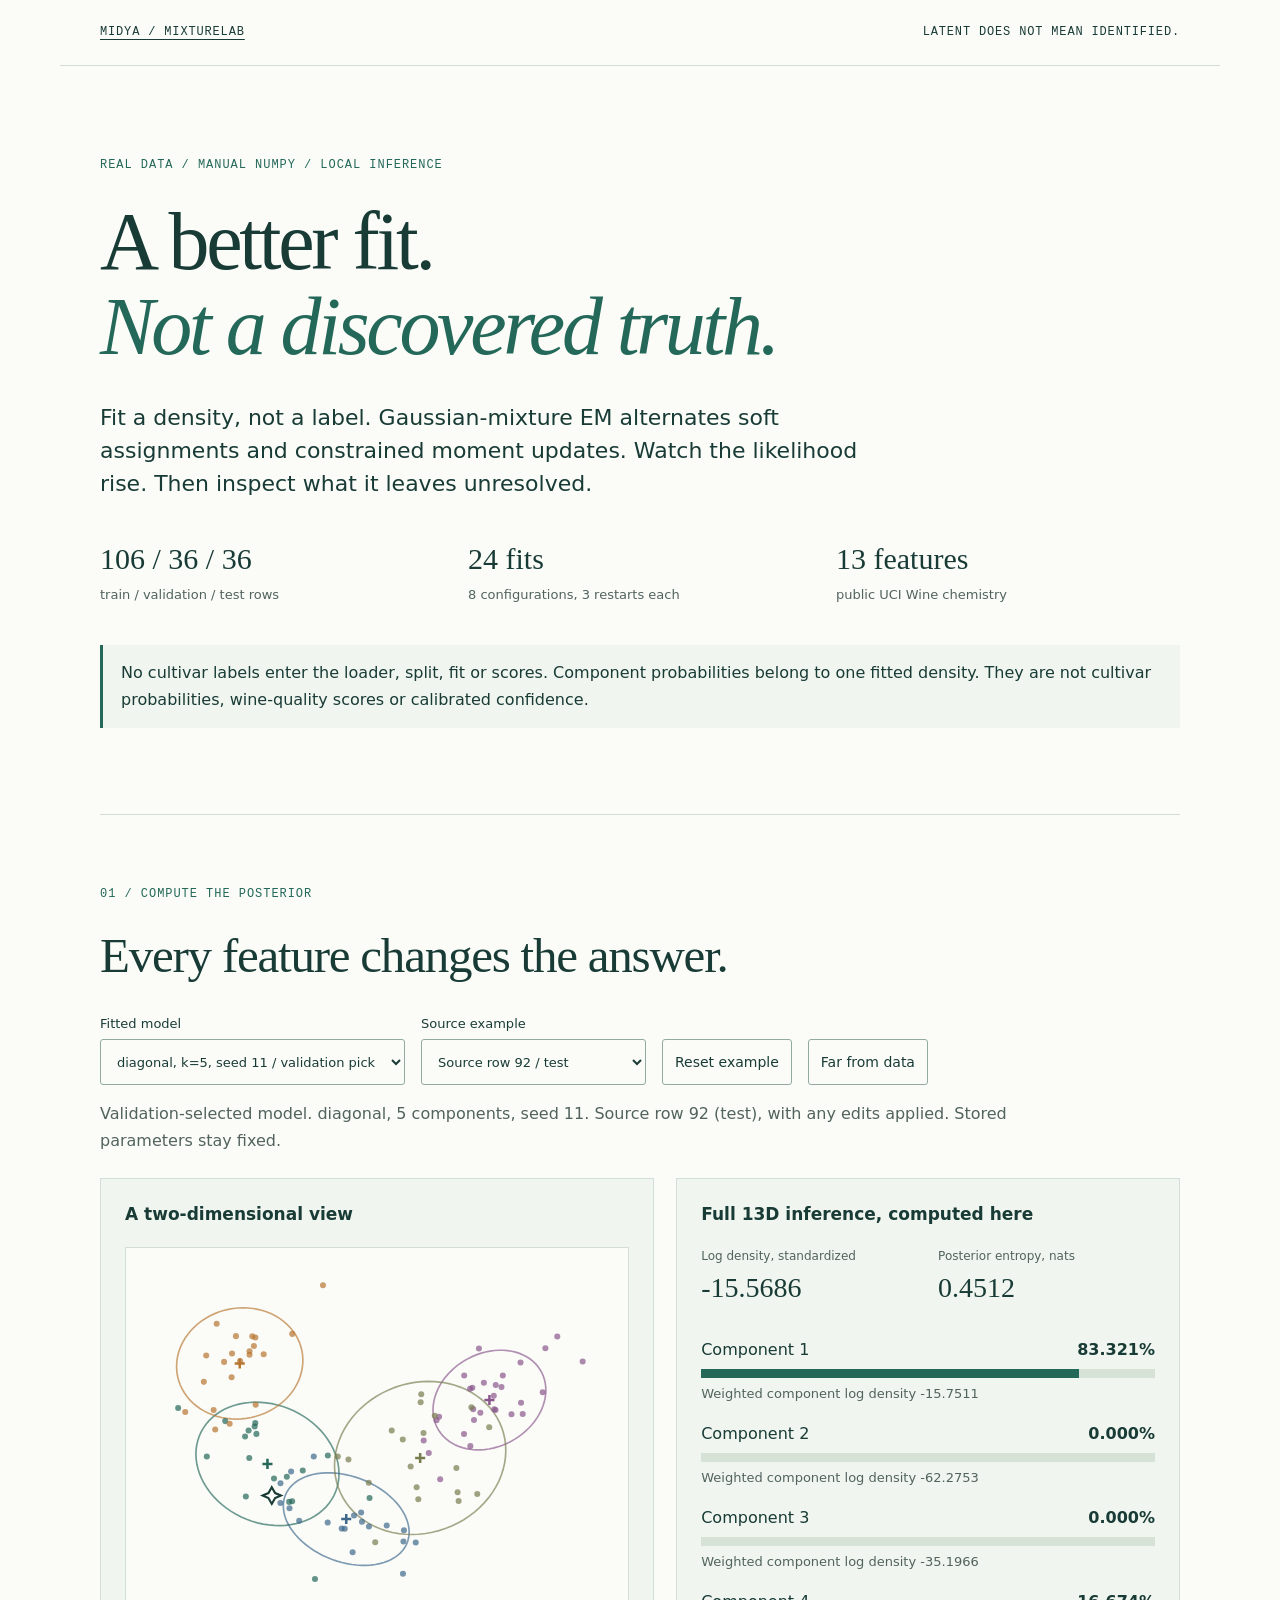
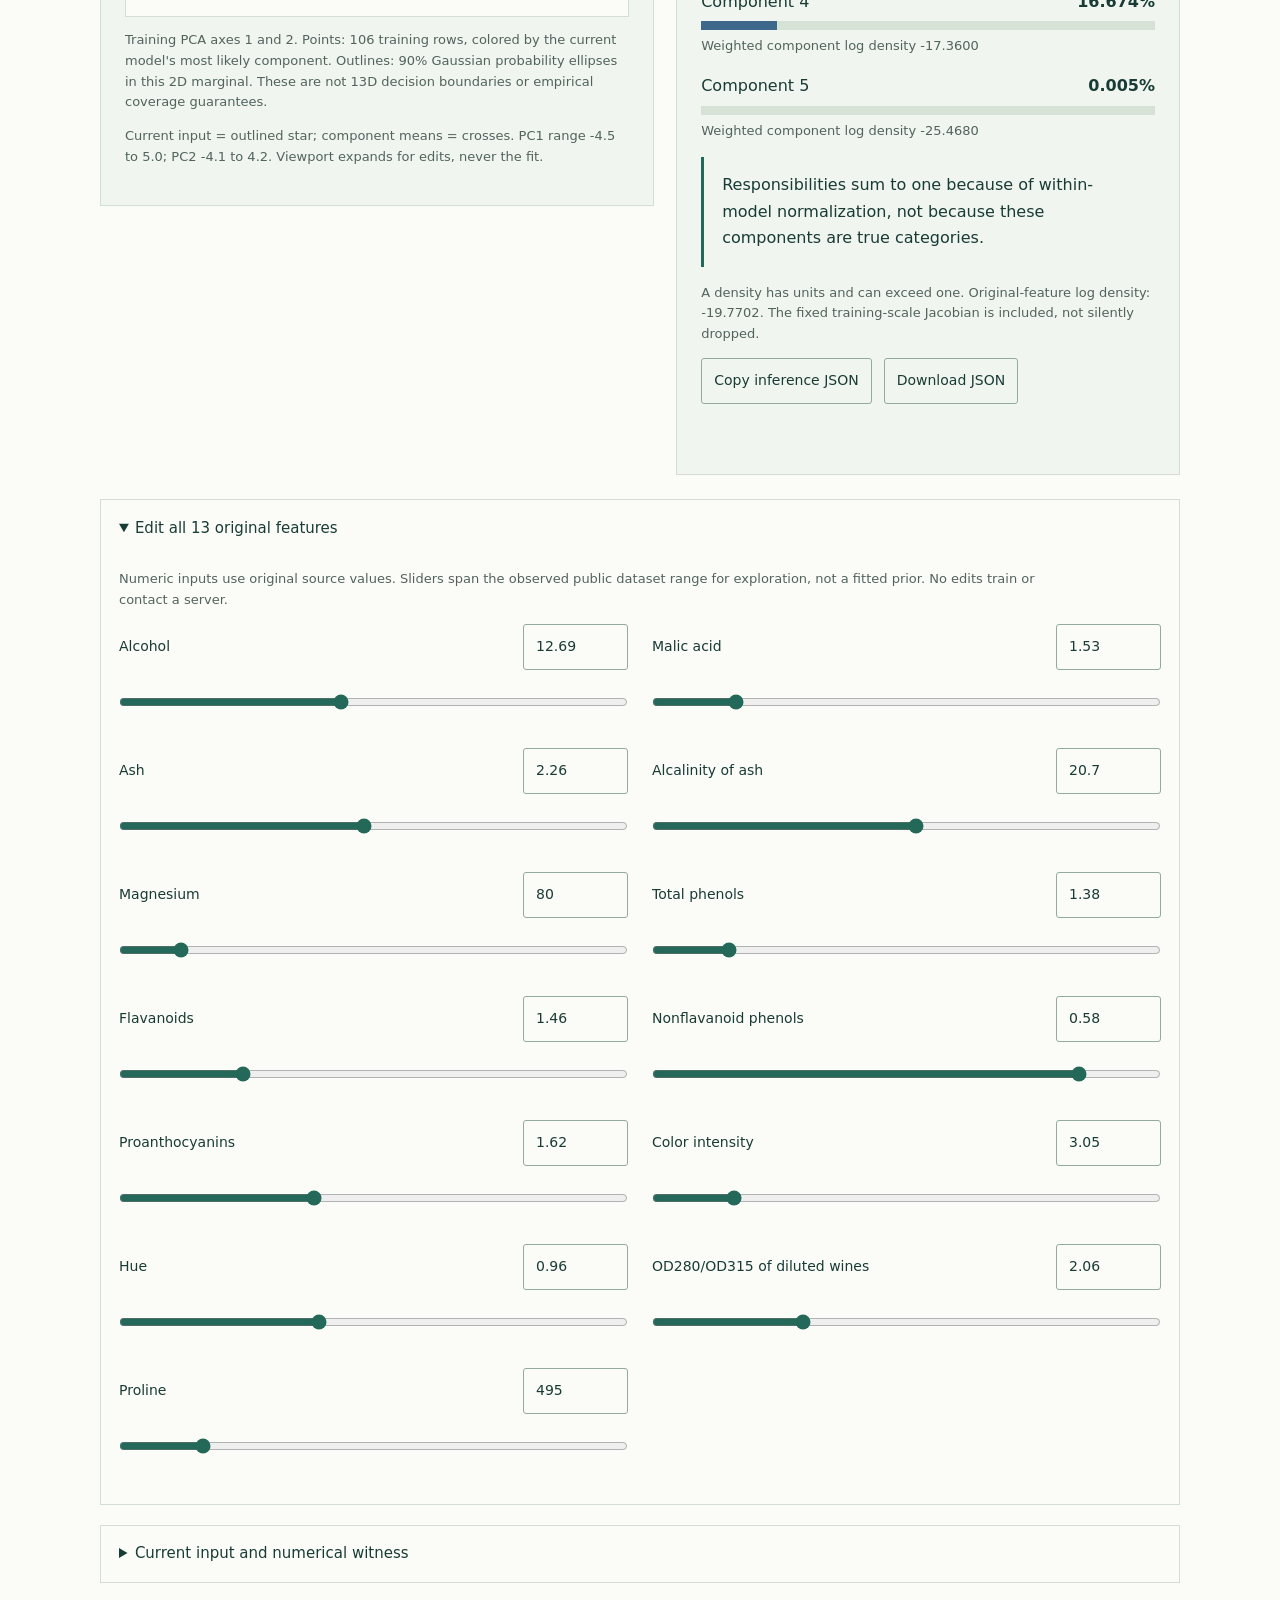
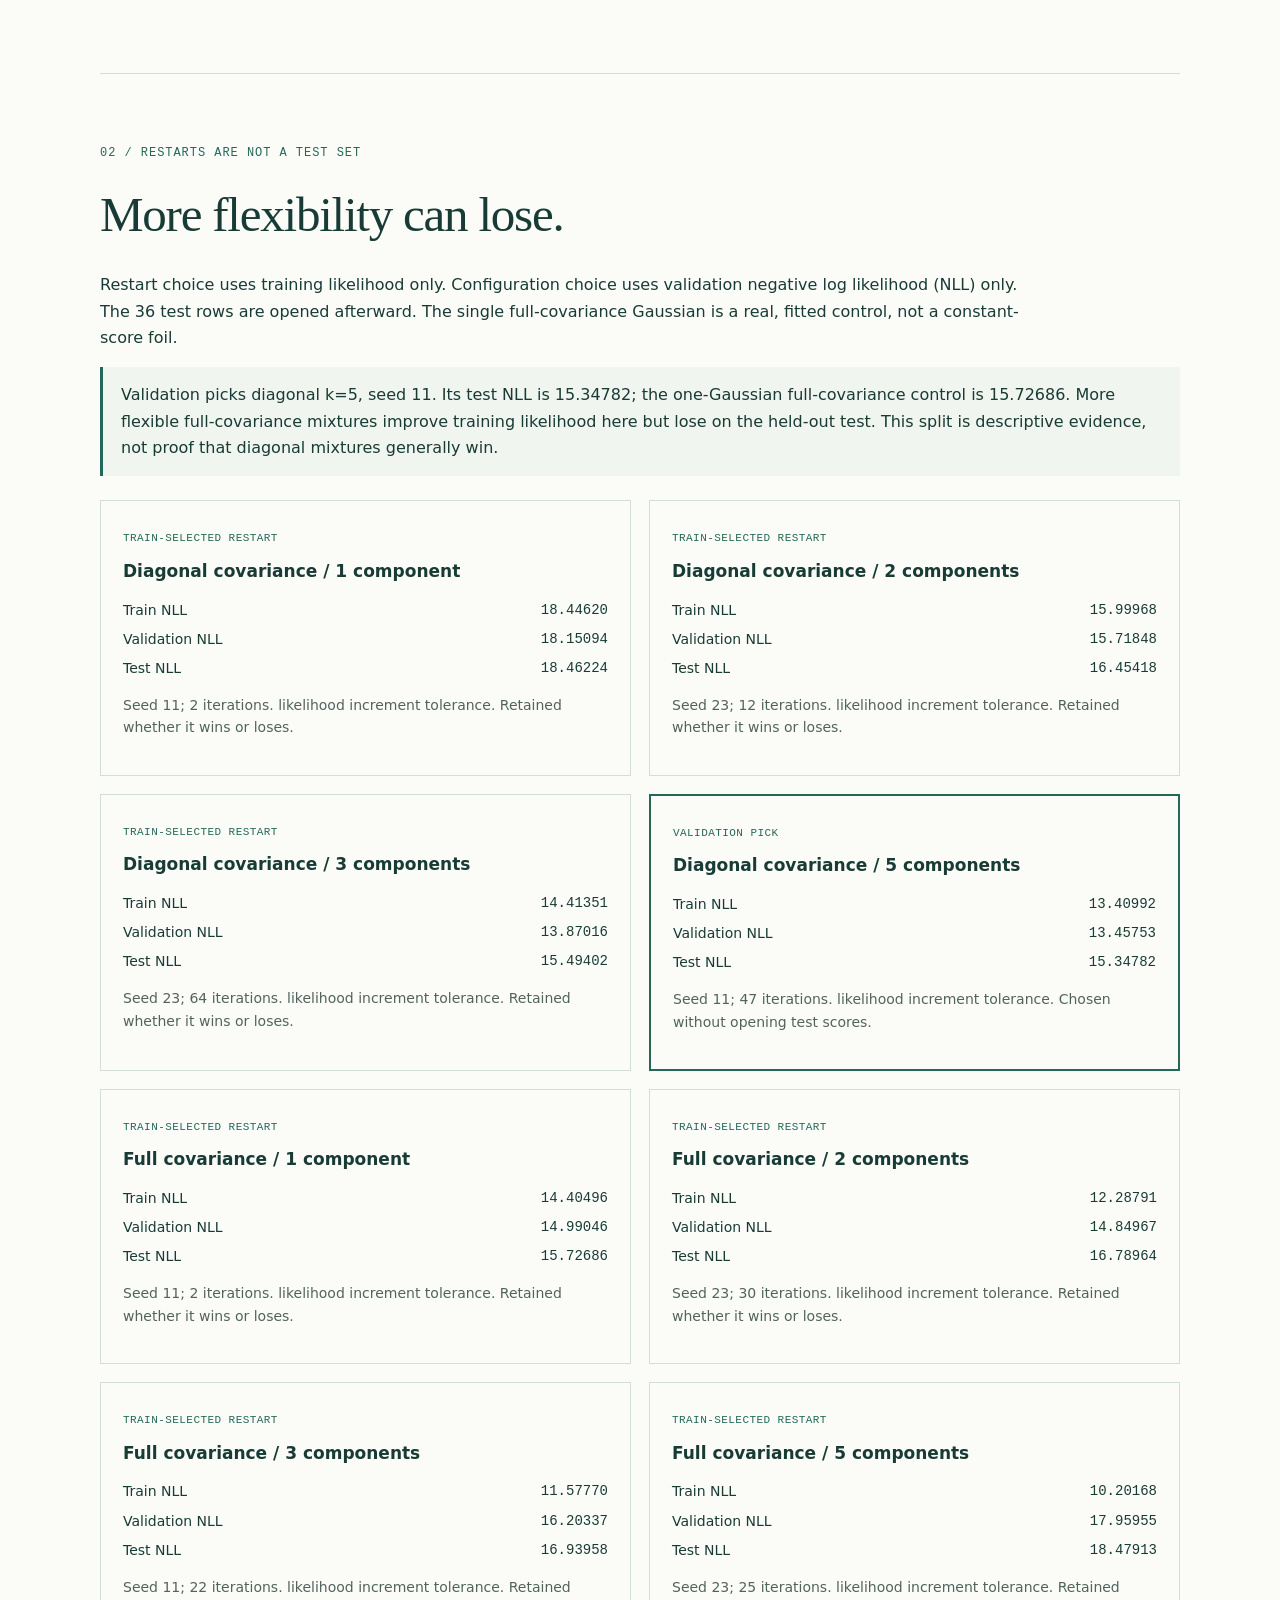
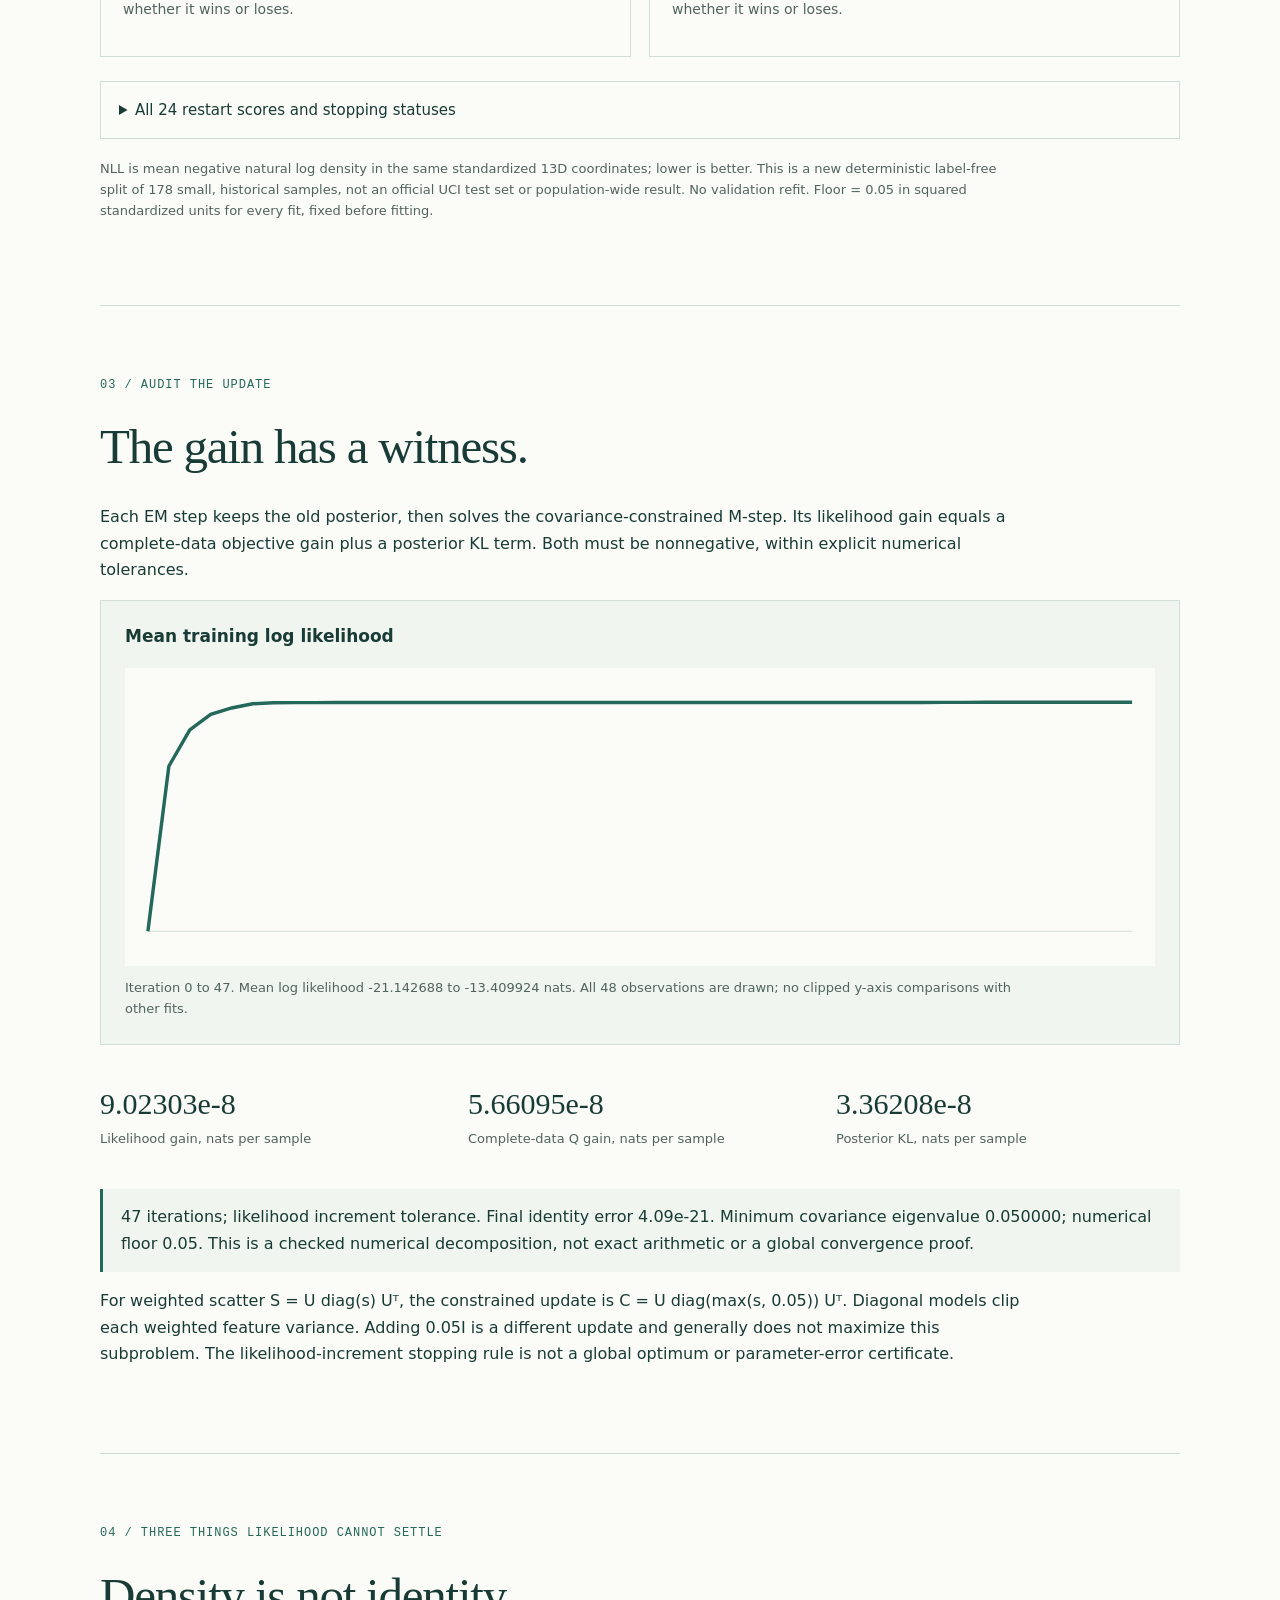
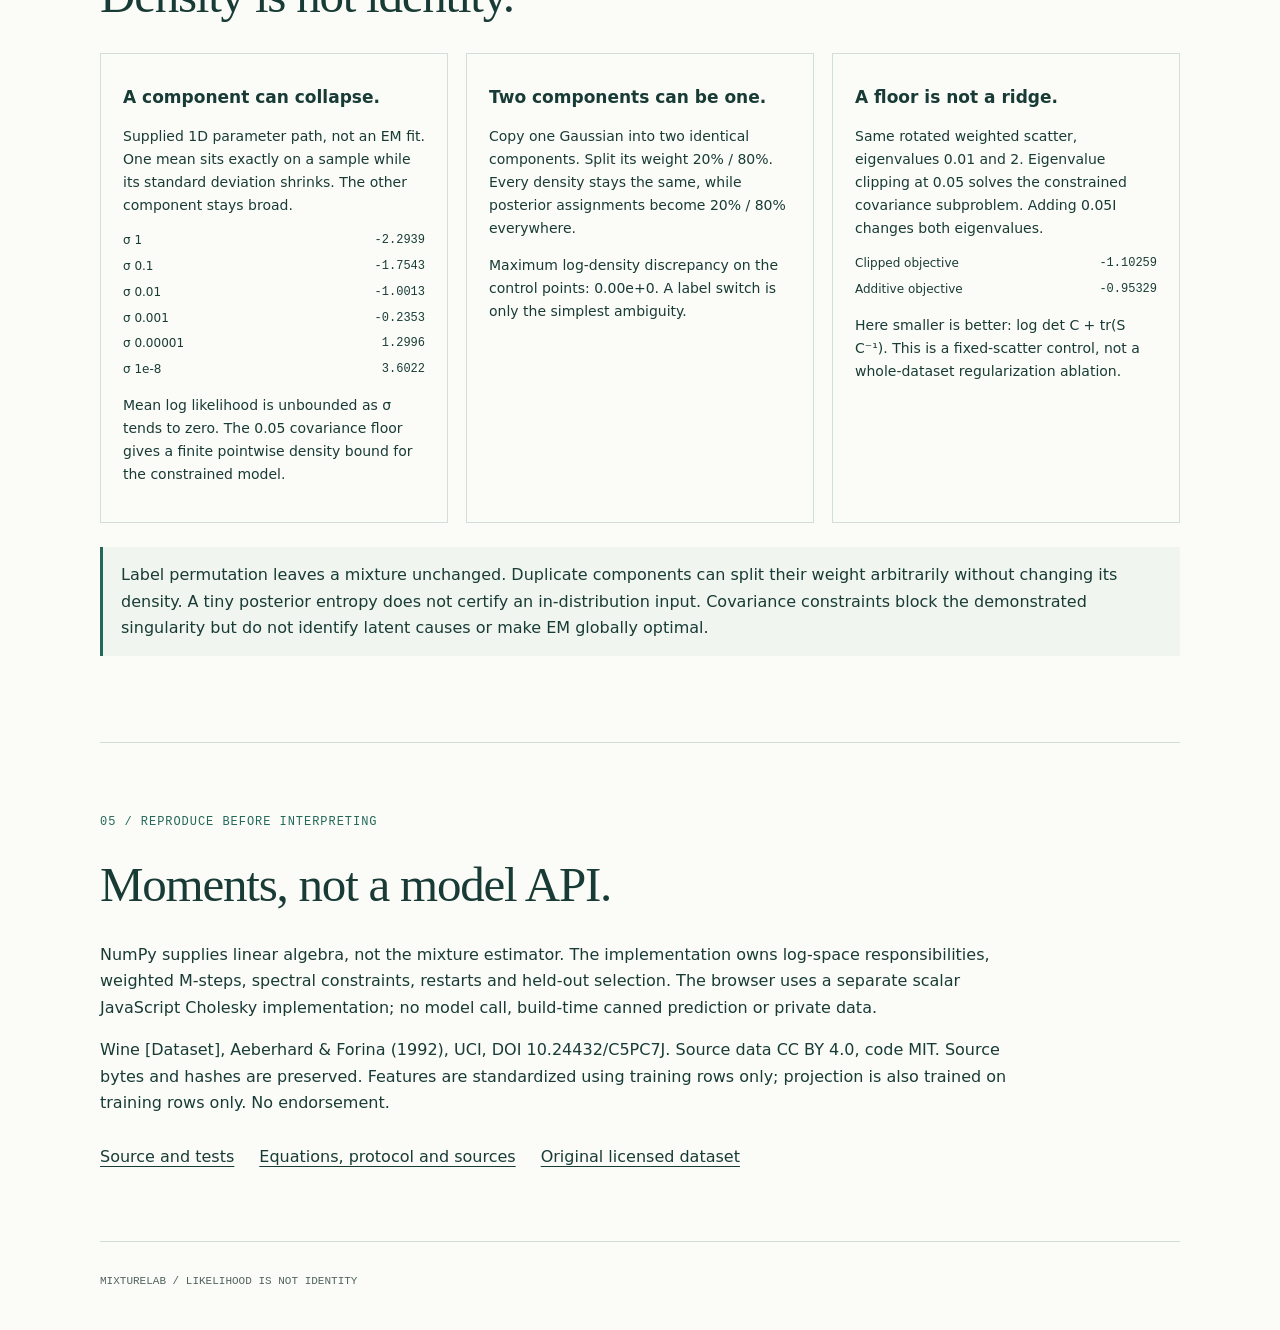
<file: docs/7-index.html>
<!doctype html>
<html lang="en"><head><meta charset="utf-8"><meta name="viewport" content="width=device-width,initial-scale=1"><title>MixtureLab - likelihood is not identity</title><meta name="description" content="Manual Gaussian mixture EM, real held-out density scores, covariance constraints and editable component responsibilities. No model API."><meta property="og:title" content="MixtureLab - likelihood is not identity"><meta property="og:description" content="Edit 13 chemical features. Recompute the mixture. Inspect what a rising objective cannot prove."><meta name="theme-color" content="#173d38"><link rel="stylesheet" href="style.css"><script defer src="data.js"></script><script defer src="inference.js"></script><script defer src="app.js"></script></head>
<body><header><a href="https://github.com/midya8/mixturelab">MIDYA / MIXTURELAB</a><span>LATENT DOES NOT MEAN IDENTIFIED.</span></header>
<main><section class="hero"><p class="eyebrow">REAL DATA / MANUAL NUMPY / LOCAL INFERENCE</p><h1>A better fit.<br><em>Not a discovered truth.</em></h1><p class="lede">Fit a density, not a label. Gaussian-mixture EM alternates soft assignments and constrained moment updates. Watch the likelihood rise. Then inspect what it leaves unresolved.</p><div class="facts"><div><strong>106 / 36 / 36</strong><span>train / validation / test rows</span></div><div><strong>24 fits</strong><span>8 configurations, 3 restarts each</span></div><div><strong>13 features</strong><span>public UCI Wine chemistry</span></div></div><p class="callout">No cultivar labels enter the loader, split, fit or scores. Component probabilities belong to one fitted density. They are not cultivar probabilities, wine-quality scores or calibrated confidence.</p></section>
<section id="inspector"><p class="eyebrow">01 / COMPUTE THE POSTERIOR</p><h2>Every feature changes the answer.</h2><div class="toolbar"><label>Fitted model<select id="model"></select></label><label>Source example<select id="example"></select></label><button id="reset">Reset example</button><button id="far">Far from data</button></div><p id="model-note" class="muted"></p><div class="workspace"><div class="panel"><h3>A two-dimensional view</h3><svg id="scatter" viewBox="0 0 600 440" role="img" aria-label="Training-only PCA projection of training points and fitted mixture components"></svg><p class="caption">Training PCA axes 1 and 2. Points: 106 training rows, colored by the current model's most likely component. Outlines: 90% Gaussian probability ellipses in this 2D marginal. These are not 13D decision boundaries or empirical coverage guarantees.</p><p id="plot-range" class="caption"></p></div><div class="panel"><h3>Full 13D inference, computed here</h3><div class="metrics"><div><span>Log density, standardized</span><strong id="density"></strong></div><div><span>Posterior entropy, nats</span><strong id="entropy"></strong></div></div><div id="responsibilities"></div><p id="density-warning" class="callout"></p><p class="caption">A density has units and can exceed one. Original-feature log density: <span id="raw-density"></span>. The fixed training-scale Jacobian is included, not silently dropped.</p><div class="button-row"><button id="copy">Copy inference JSON</button><button id="download">Download JSON</button></div><p id="copy-status" role="status" aria-live="polite"></p></div></div><details id="editor" open><summary>Edit all 13 original features</summary><p class="caption">Numeric inputs use original source values. Sliders span the observed public dataset range for exploration, not a fitted prior. No edits train or contact a server.</p><div id="features"></div><p id="error" role="alert"></p></details><details><summary>Current input and numerical witness</summary><pre id="witness"></pre></details></section>
<section id="holdout"><p class="eyebrow">02 / RESTARTS ARE NOT A TEST SET</p><h2>More flexibility can lose.</h2><p>Restart choice uses training likelihood only. Configuration choice uses validation negative log likelihood (NLL) only. The 36 test rows are opened afterward. The single full-covariance Gaussian is a real, fitted control, not a constant-score foil.</p><p id="result" class="callout"></p><div id="comparison" class="cards"></div><details><summary>All 24 restart scores and stopping statuses</summary><p class="caption">Three restarts per configuration, with no hidden discarded failures or test-driven seed choice. Full report includes every initial/final model and the complete iteration history.</p><div class="table-scroll"><table><thead><tr><th>Family / k / seed</th><th>Train NLL</th><th>Validation NLL</th><th>Test NLL</th><th>Iterations / status</th></tr></thead><tbody id="restarts"></tbody></table></div></details><p class="caption">NLL is mean negative natural log density in the same standardized 13D coordinates; lower is better. This is a new deterministic label-free split of 178 small, historical samples, not an official UCI test set or population-wide result. No validation refit. Floor = 0.05 in squared standardized units for every fit, fixed before fitting.</p></section>
<section><p class="eyebrow">03 / AUDIT THE UPDATE</p><h2>The gain has a witness.</h2><p>Each EM step keeps the old posterior, then solves the covariance-constrained M-step. Its likelihood gain equals a complete-data objective gain plus a posterior KL term. Both must be nonnegative, within explicit numerical tolerances.</p><div class="panel"><h3>Mean training log likelihood</h3><svg id="history" viewBox="0 0 900 260" role="img" aria-label="Complete current-fit mean log likelihood trajectory"></svg><p id="history-range" class="caption"></p></div><div class="facts" id="update-facts"></div><p id="update-note" class="callout"></p><p>For weighted scatter S = U diag(s) Uᵀ, the constrained update is C = U diag(max(s, 0.05)) Uᵀ. Diagonal models clip each weighted feature variance. Adding 0.05I is a different update and generally does not maximize this subproblem. The likelihood-increment stopping rule is not a global optimum or parameter-error certificate.</p></section>
<section><p class="eyebrow">04 / THREE THINGS LIKELIHOOD CANNOT SETTLE</p><h2>Density is not identity.</h2><div class="cards" id="controls"></div><p class="callout">Label permutation leaves a mixture unchanged. Duplicate components can split their weight arbitrarily without changing its density. A tiny posterior entropy does not certify an in-distribution input. Covariance constraints block the demonstrated singularity but do not identify latent causes or make EM globally optimal.</p></section>
<section class="closing"><p class="eyebrow">05 / REPRODUCE BEFORE INTERPRETING</p><h2>Moments, not a model API.</h2><p>NumPy supplies linear algebra, not the mixture estimator. The implementation owns log-space responsibilities, weighted M-steps, spectral constraints, restarts and held-out selection. The browser uses a separate scalar JavaScript Cholesky implementation; no model call, build-time canned prediction or private data.</p><p>Wine [Dataset], Aeberhard &amp; Forina (1992), UCI, DOI 10.24432/C5PC7J. Source data CC BY 4.0, code MIT. Source bytes and hashes are preserved. Features are standardized using training rows only; projection is also trained on training rows only. No endorsement.</p><nav><a href="https://github.com/midya8/mixturelab">Source and tests</a><a href="https://github.com/midya8/mixturelab/blob/main/METHOD.md">Equations, protocol and sources</a><a href="https://archive.ics.uci.edu/dataset/109/wine">Original licensed dataset</a></nav></section></main><footer>MIXTURELAB / LIKELIHOOD IS NOT IDENTITY</footer></body></html>
</file>
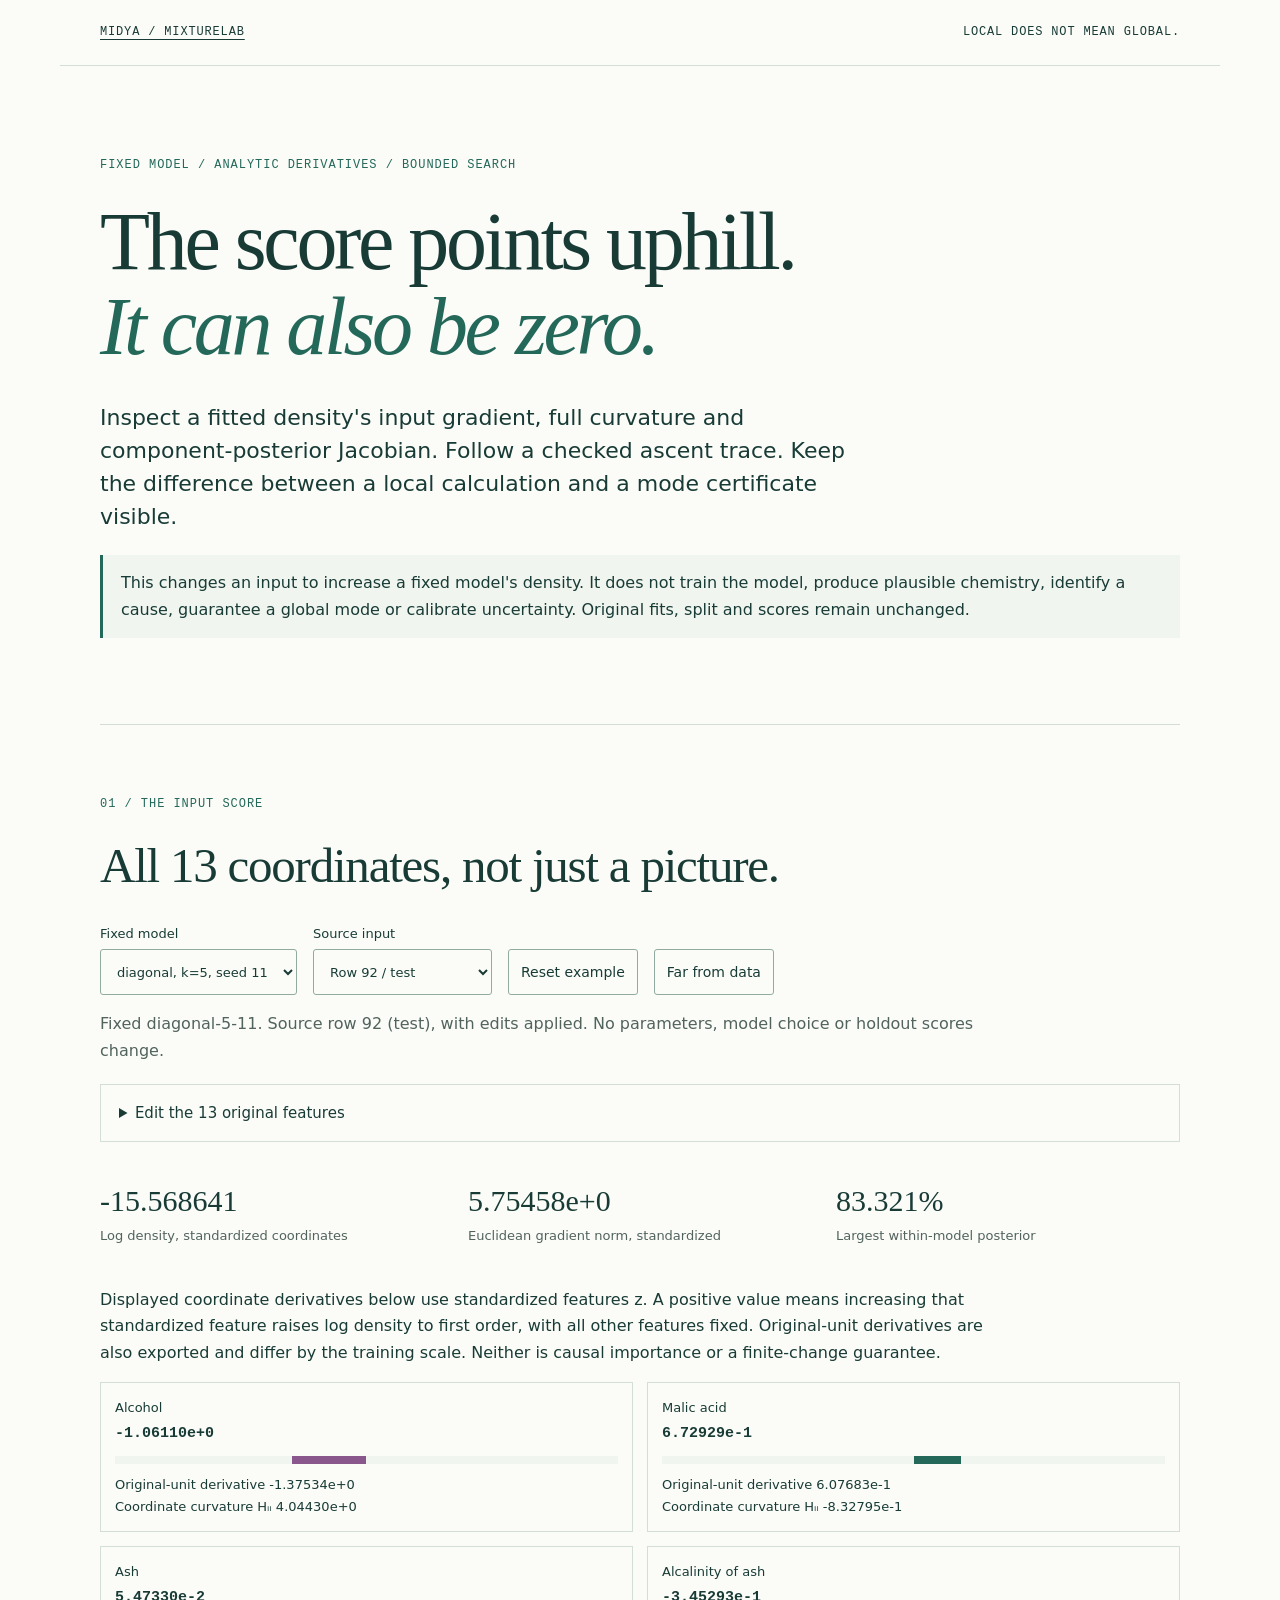
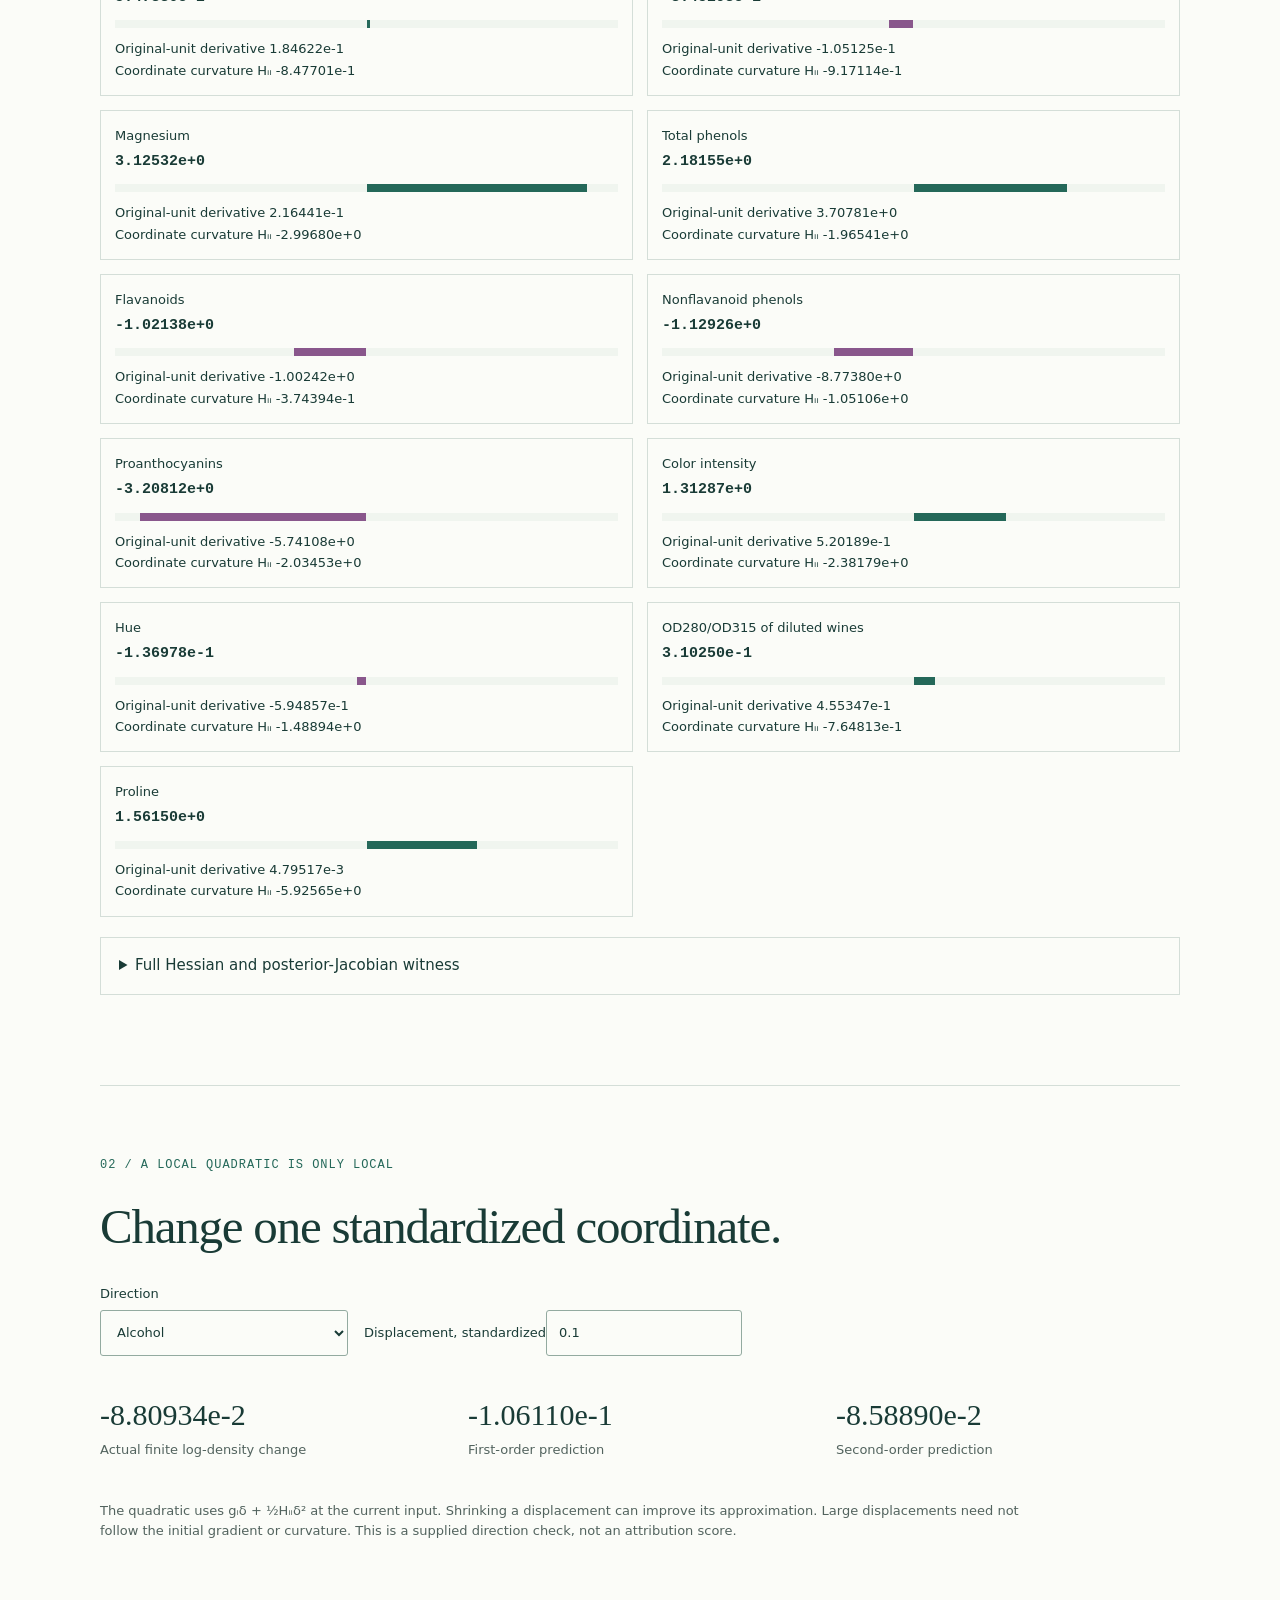
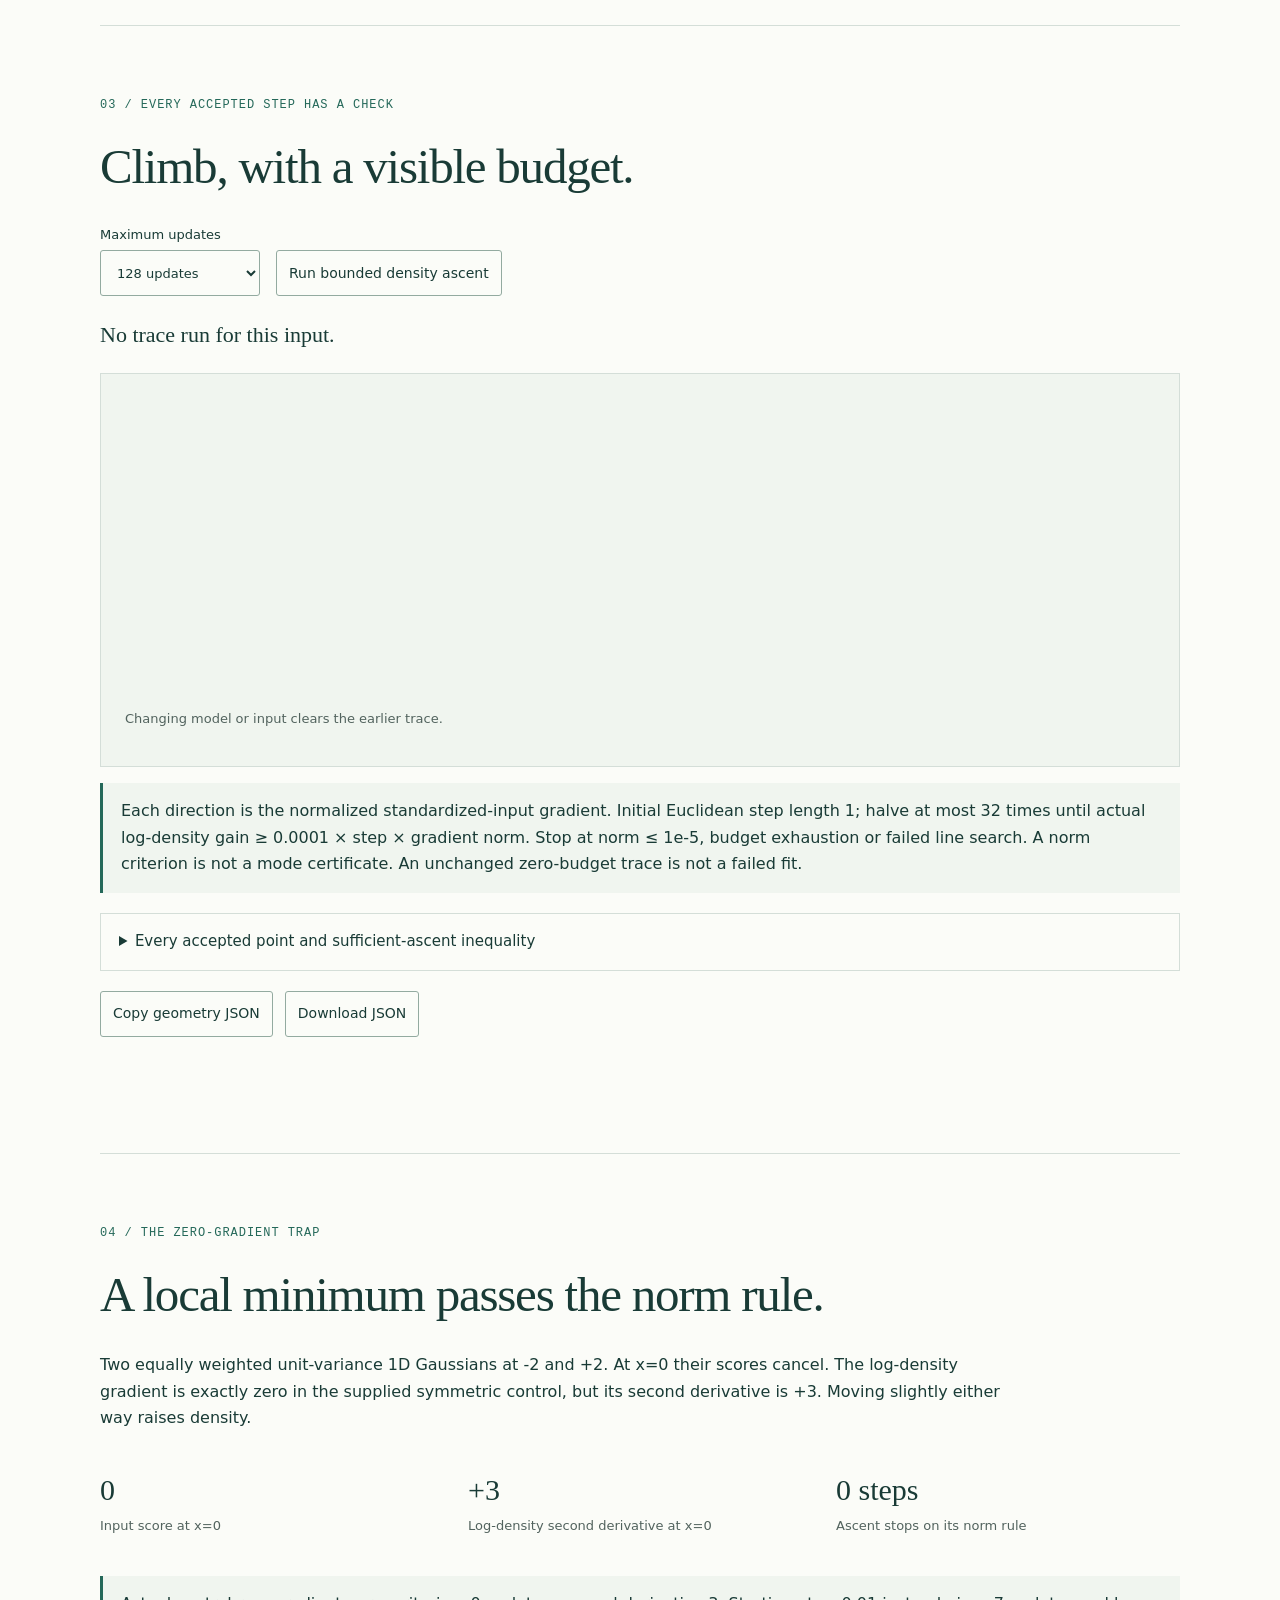
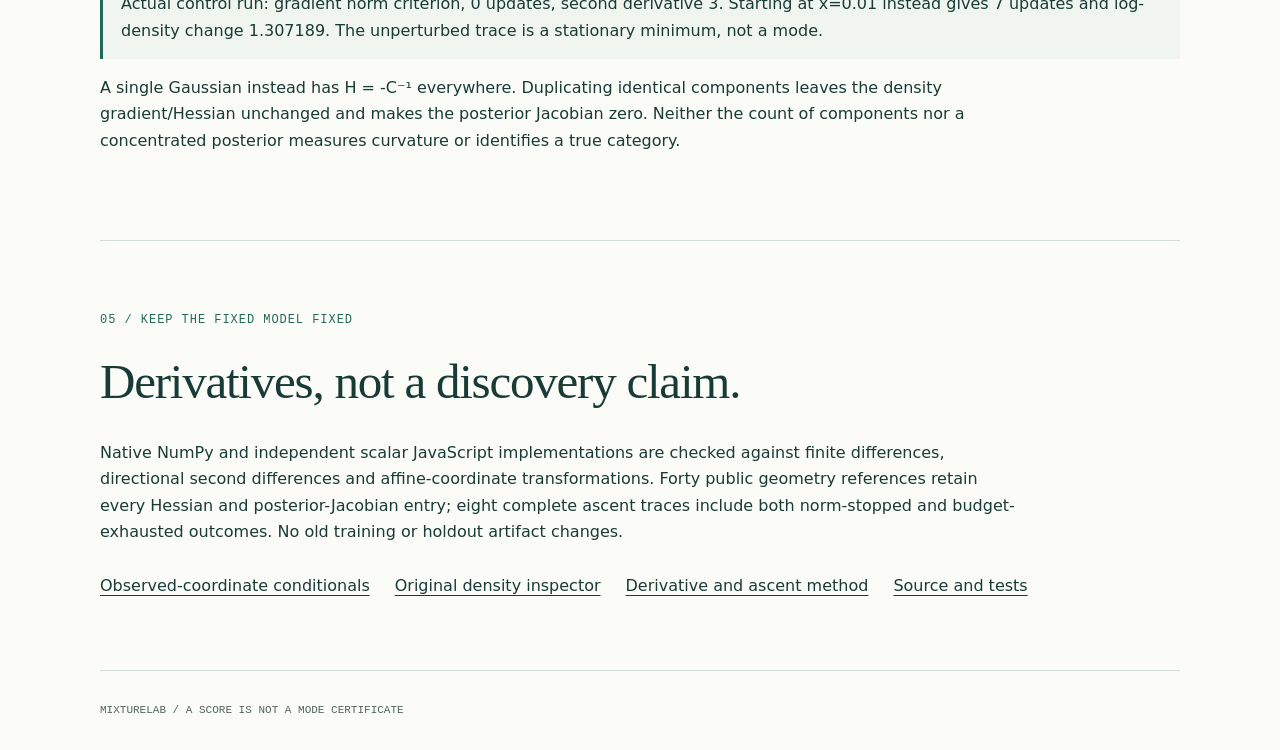
<file: docs/geometry.html>
<!doctype html><html lang="en"><head><meta charset="utf-8"><meta name="viewport" content="width=device-width,initial-scale=1"><title>MixtureLab - local density geometry</title><meta name="description" content="Analytic input gradients, curvature and finite-budget density ascent for fixed Gaussian mixtures. A zero gradient is not a mode certificate."><link rel="stylesheet" href="style.css"><style>.derivative-list{display:grid;grid-template-columns:repeat(2,minmax(0,1fr));gap:14px}.derivative{border:1px solid var(--rule);padding:14px;min-width:0}.derivative strong{font-family:ui-monospace,monospace;font-size:15px}.derivative span{display:block;font-size:13px}.derivative .sign{height:8px;margin:10px 0;background:var(--panel);position:relative}.derivative .sign i{position:absolute;display:block;height:8px}.trace-state{font:22px/1.5 Georgia,serif}.quadratic{display:flex;gap:18px;flex-wrap:wrap}@media(max-width:760px){.derivative-list{grid-template-columns:1fr}}</style><script defer src="data.js"></script><script defer src="inference.js"></script><script defer src="geometry.js"></script><script defer src="geometry-data.js"></script><script defer src="geometry-app.js"></script></head><body><header><a href="index.html">MIDYA / MIXTURELAB</a><span>LOCAL DOES NOT MEAN GLOBAL.</span></header><main><section class="hero"><p class="eyebrow">FIXED MODEL / ANALYTIC DERIVATIVES / BOUNDED SEARCH</p><h1>The score points uphill.<br><em>It can also be zero.</em></h1><p class="lede">Inspect a fitted density's input gradient, full curvature and component-posterior Jacobian. Follow a checked ascent trace. Keep the difference between a local calculation and a mode certificate visible.</p><p class="callout">This changes an input to increase a fixed model's density. It does not train the model, produce plausible chemistry, identify a cause, guarantee a global mode or calibrate uncertainty. Original fits, split and scores remain unchanged.</p></section><section><p class="eyebrow">01 / THE INPUT SCORE</p><h2>All 13 coordinates, not just a picture.</h2><div class="toolbar"><label>Fixed model<select id="model"></select></label><label>Source input<select id="example"></select></label><button id="reset">Reset example</button><button id="far">Far from data</button></div><p id="model-note" class="muted"></p><details id="editor"><summary>Edit the 13 original features</summary><div id="features"></div><p id="error" role="alert"></p></details><div class="facts"><div><strong id="log-density"></strong><span>Log density, standardized coordinates</span></div><div><strong id="grad-norm"></strong><span>Euclidean gradient norm, standardized</span></div><div><strong id="max-posterior"></strong><span>Largest within-model posterior</span></div></div><p>Displayed coordinate derivatives below use standardized features z. A positive value means increasing that standardized feature raises log density to first order, with all other features fixed. Original-unit derivatives are also exported and differ by the training scale. Neither is causal importance or a finite-change guarantee.</p><div id="derivatives" class="derivative-list"></div><details><summary>Full Hessian and posterior-Jacobian witness</summary><p class="caption">H = negative weighted precision + covariance of component score vectors. That second term can create positive curvature even though every Gaussian log density is concave. The full 13×13 Hessian and k×13 posterior Jacobian are numerical witnesses, not confidence intervals.</p><pre id="witness"></pre></details></section><section><p class="eyebrow">02 / A LOCAL QUADRATIC IS ONLY LOCAL</p><h2>Change one standardized coordinate.</h2><div class="toolbar"><label>Direction<select id="direction"></select></label><label>Displacement, standardized<input type="number" id="delta" value="0.1" step="any"></label></div><div class="facts"><div><strong id="actual-change"></strong><span>Actual finite log-density change</span></div><div><strong id="linear-change"></strong><span>First-order prediction</span></div><div><strong id="quadratic-change"></strong><span>Second-order prediction</span></div></div><p id="quadratic-error" role="alert"></p><p class="caption">The quadratic uses gᵢδ + ½Hᵢᵢδ² at the current input. Shrinking a displacement can improve its approximation. Large displacements need not follow the initial gradient or curvature. This is a supplied direction check, not an attribution score.</p></section><section><p class="eyebrow">03 / EVERY ACCEPTED STEP HAS A CHECK</p><h2>Climb, with a visible budget.</h2><div class="toolbar"><label>Maximum updates<select id="budget"><option value="0">0 updates</option><option value="1">1 update</option><option value="16">16 updates</option><option value="128" selected>128 updates</option></select></label><button id="run">Run bounded density ascent</button></div><p id="trace-status" class="trace-state" role="status">No trace run for this input.</p><div class="panel"><svg id="trace-plot" viewBox="0 0 900 260" role="img" aria-label="Log density across every accepted ascent update"></svg><p id="trace-caption" class="caption"></p></div><p class="callout">Each direction is the normalized standardized-input gradient. Initial Euclidean step length 1; halve at most 32 times until actual log-density gain ≥ 0.0001 × step × gradient norm. Stop at norm ≤ 1e-5, budget exhaustion or failed line search. A norm criterion is not a mode certificate. An unchanged zero-budget trace is not a failed fit.</p><details><summary>Every accepted point and sufficient-ascent inequality</summary><pre id="trace-witness"></pre></details><div class="button-row"><button id="copy">Copy geometry JSON</button><button id="download">Download JSON</button></div><p id="copy-status" role="status"></p></section><section><p class="eyebrow">04 / THE ZERO-GRADIENT TRAP</p><h2>A local minimum passes the norm rule.</h2><p>Two equally weighted unit-variance 1D Gaussians at -2 and +2. At x=0 their scores cancel. The log-density gradient is exactly zero in the supplied symmetric control, but its second derivative is +3. Moving slightly either way raises density.</p><div class="facts"><div><strong>0</strong><span>Input score at x=0</span></div><div><strong>+3</strong><span>Log-density second derivative at x=0</span></div><div><strong>0 steps</strong><span>Ascent stops on its norm rule</span></div></div><p id="control-result" class="callout"></p><p>A single Gaussian instead has H = -C⁻¹ everywhere. Duplicating identical components leaves the density gradient/Hessian unchanged and makes the posterior Jacobian zero. Neither the count of components nor a concentrated posterior measures curvature or identifies a true category.</p></section><section class="closing"><p class="eyebrow">05 / KEEP THE FIXED MODEL FIXED</p><h2>Derivatives, not a discovery claim.</h2><p>Native NumPy and independent scalar JavaScript implementations are checked against finite differences, directional second differences and affine-coordinate transformations. Forty public geometry references retain every Hessian and posterior-Jacobian entry; eight complete ascent traces include both norm-stopped and budget-exhausted outcomes. No old training or holdout artifact changes.</p><nav><a href="conditional.html">Observed-coordinate conditionals</a><a href="index.html">Original density inspector</a><a href="https://github.com/midya8/mixturelab/blob/main/GEOMETRY.md">Derivative and ascent method</a><a href="https://github.com/midya8/mixturelab">Source and tests</a></nav></section></main><footer>MIXTURELAB / A SCORE IS NOT A MODE CERTIFICATE</footer></body></html>
</file>
<file: docs/style.css>
:root{color-scheme:light;--ink:#193b36;--muted:#52635e;--rule:#d4ded8;--accent:#246859;--paper:#fbfcf8;--panel:#f0f5ef;--error:#a32432}*{box-sizing:border-box}body{margin:0;background:var(--paper);color:var(--ink);font:16px/1.65 system-ui,-apple-system,Segoe UI,sans-serif}header,main,footer{max-width:1160px;margin:auto;padding:0 40px}header{padding-top:24px;padding-bottom:24px;display:flex;justify-content:space-between;gap:24px;border-bottom:1px solid var(--rule);font:12px/1.4 ui-monospace,monospace;letter-spacing:.07em}a{color:inherit;text-underline-offset:4px}a:hover{color:var(--accent)}section{padding:70px 0;border-bottom:1px solid var(--rule)}.hero{padding-top:90px}.eyebrow{font:12px/1.6 ui-monospace,monospace;letter-spacing:.08em;color:var(--accent);margin:0 0 24px}h1{font:clamp(48px,6.4vw,82px)/1.04 Georgia,serif;letter-spacing:-.04em;margin:0 0 32px;max-width:950px}h1 em{font-weight:normal;color:var(--accent)}h2{font:clamp(32px,4vw,49px)/1.13 Georgia,serif;letter-spacing:-.025em;margin:0 0 30px}h3{font-size:17px;line-height:1.4;margin:0 0 20px}.lede{font-size:22px;line-height:1.5;max-width:760px}p{max-width:920px}.muted,.caption{color:var(--muted)}.caption{font-size:13px;line-height:1.6}.facts{display:grid;grid-template-columns:repeat(3,minmax(0,1fr));gap:24px;margin:40px 0}.facts strong{display:block;font:30px/1.25 Georgia,serif;overflow-wrap:anywhere}.facts span{display:block;font-size:13px;color:var(--muted);margin-top:6px}.callout{background:var(--panel);border-left:3px solid var(--accent);padding:15px 18px;max-width:none}.toolbar{display:flex;gap:16px;align-items:end;flex-wrap:wrap;margin:28px 0 12px}label{display:block;font-size:13px;line-height:1.5}input,select,button,summary{font:inherit}input[type=number],select,button{min-height:46px;border:1px solid #93aaa0;border-radius:3px;background:transparent;color:var(--ink);padding:10px 12px;max-width:100%}select{display:block;margin-top:6px;min-width:160px}button{cursor:pointer;font-size:14px}button:hover{background:#e1ece3}button:focus-visible,select:focus-visible,input:focus-visible,summary:focus-visible{outline:3px solid #ae6f9e;outline-offset:3px}.workspace{display:grid;grid-template-columns:1.1fr 1fr;gap:22px;align-items:start;margin:24px 0}.panel{background:var(--panel);padding:24px;min-width:0;border:1px solid var(--rule)}svg{display:block;width:100%;height:auto;overflow:hidden}#scatter{background:#fbfcf8;border:1px solid var(--rule)}.metrics{display:grid;grid-template-columns:1fr 1fr;gap:20px;margin:20px 0 28px}.metrics span{display:block;font-size:12px;color:var(--muted)}.metrics strong{font:28px/1.5 Georgia,serif}.posterior{margin:16px 0}.posterior-head{display:flex;justify-content:space-between;gap:20px}.posterior .bar{height:9px;background:#d7e2d7;margin:6px 0}.posterior .bar span{display:block;height:100%}.posterior p{margin:3px 0}.button-row{display:flex;gap:12px;flex-wrap:wrap}details{border:1px solid var(--rule);margin:20px 0;padding:0 18px}summary{cursor:pointer;min-height:56px;display:list-item;align-content:center;font-size:15px;padding:14px 0}details[open]{padding-bottom:20px}#features{display:grid;grid-template-columns:repeat(2,minmax(0,1fr));gap:24px}#features .feature{display:grid;grid-template-columns:minmax(0,1fr) 105px;gap:10px;align-items:center}#features label{min-height:40px;align-content:center;font-size:14px}#features input[type=number]{width:100%;font-size:14px}#features input[type=range]{grid-column:1/-1;width:100%;accent-color:var(--accent);min-height:44px;margin:0;cursor:pointer}.cards{display:grid;grid-template-columns:repeat(2,minmax(0,1fr));gap:18px;margin:24px 0}.card{padding:22px;border:1px solid var(--rule);min-width:0}.card.pick{border:2px solid var(--accent)}.card .badge{font:11px/1.5 ui-monospace,monospace;color:var(--accent);letter-spacing:.04em}.card h3{margin:10px 0 15px}.score-row{display:flex;justify-content:space-between;gap:20px;font-size:14px;margin:6px 0}.score-row strong{font-family:ui-monospace,monospace;font-weight:500}.card p{font-size:14px}.table-scroll{overflow-x:auto}.table-scroll:focus{outline:2px solid var(--accent)}table{border-collapse:collapse;width:100%;font:12px/1.6 ui-monospace,monospace;min-width:700px}td,th{text-align:left;padding:11px 12px;border-bottom:1px solid var(--rule)}th{color:var(--accent)}pre{white-space:pre-wrap;word-break:break-all;font:12px/1.6 ui-monospace,monospace;max-height:500px;overflow:auto;padding:15px;background:var(--panel)}#error{color:var(--error);font-weight:600}nav{display:flex;gap:25px;flex-wrap:wrap;margin:28px 0 0}footer{padding-top:30px;padding-bottom:40px;font:11px/1.7 ui-monospace,monospace;color:var(--muted)}#copy-status{font-size:13px;min-height:20px}#controls{grid-template-columns:repeat(3,minmax(0,1fr))}#controls .score-row{font-size:12px}#history{background:#fbfcf8}#history-range{margin:12px 0 0}@media(max-width:760px){header,main,footer{padding-left:22px;padding-right:22px}header span{display:none}section{padding:48px 0}.hero{padding-top:58px}h1{font-size:51px}.lede{font-size:19px}.facts{gap:18px;grid-template-columns:1fr}.facts>div{display:flex;gap:18px;align-items:baseline;flex-wrap:wrap}.facts strong{font-size:27px}.facts span{font-size:13px}.workspace{grid-template-columns:1fr}.panel{padding:18px}.toolbar label{width:100%}select{width:100%;min-width:0}.toolbar button{flex:1}.cards,#controls{grid-template-columns:1fr}#features{grid-template-columns:1fr;gap:22px}.metrics{gap:14px}.metrics strong{font-size:25px}.callout{padding:14px}nav{display:grid;gap:14px}.card{padding:20px}.score-row{gap:15px}body{font-size:15px}.caption{font-size:13px}}
</file>
<file: docs/conditional.css>
.conditional-features{display:grid;grid-template-columns:repeat(2,minmax(0,1fr));gap:14px;margin:26px 0}.conditional-feature{border:1px solid var(--rule);padding:16px;min-width:0}.conditional-feature label:first-child{display:flex;align-items:center;gap:12px;min-height:46px;font-weight:600}.conditional-feature input[type=checkbox]{width:24px;height:24px;margin:10px;flex:none}.conditional-feature input[type=number]{width:100%;margin-top:8px}.conditional-feature input:disabled{opacity:.5;background:#e8ece7}.conditional-feature p{margin:8px 0 0;font-size:12px;color:var(--muted)}#conditional-error{color:var(--error);font-weight:600}#conditional-target{max-width:520px}.conditional-stat{font:14px/1.8 ui-monospace,monospace;overflow-wrap:anywhere}.conditional-feature input:focus-visible{outline:3px solid #ae6f9e;outline-offset:3px}.conditional-feature label{min-height:44px}#conditional-plot text{font:14px system-ui,sans-serif;fill:var(--ink)}@media(max-width:760px){.conditional-features{grid-template-columns:1fr}#conditional-plot text{display:none}}
</file>
